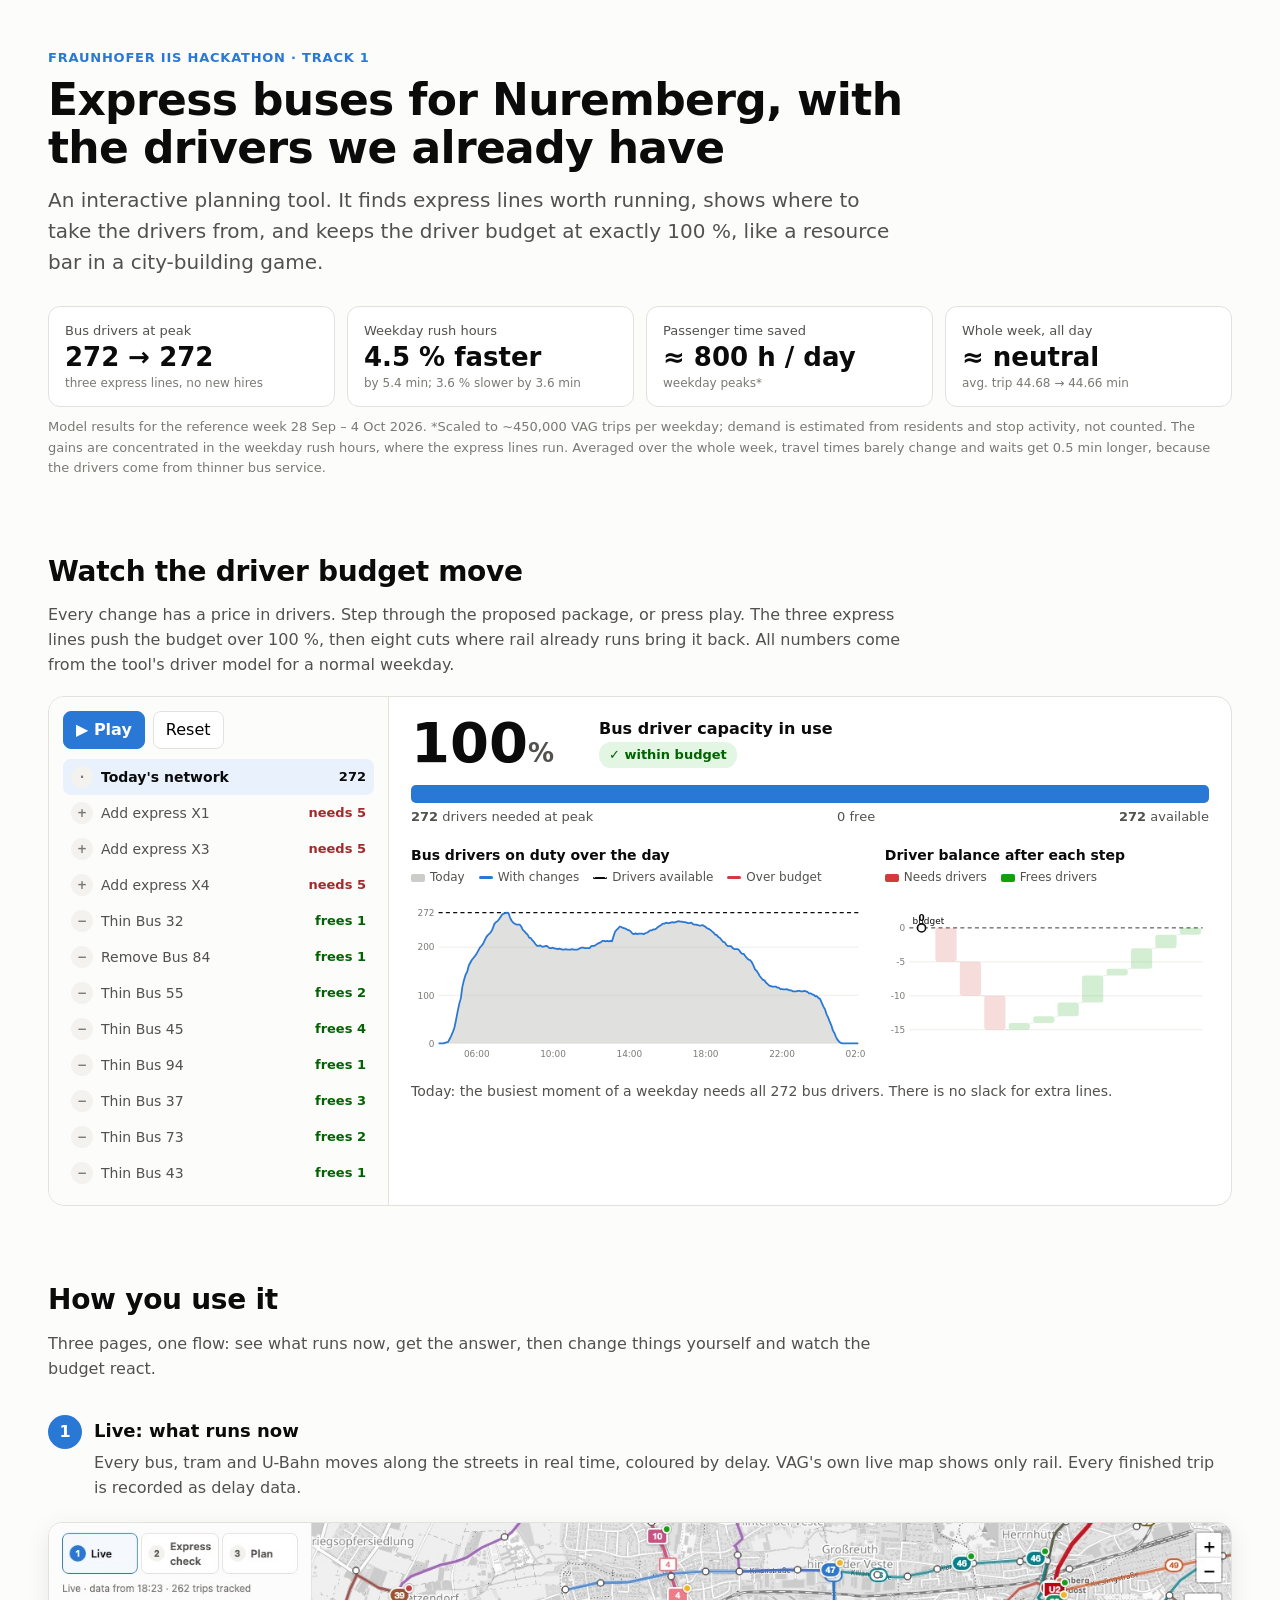
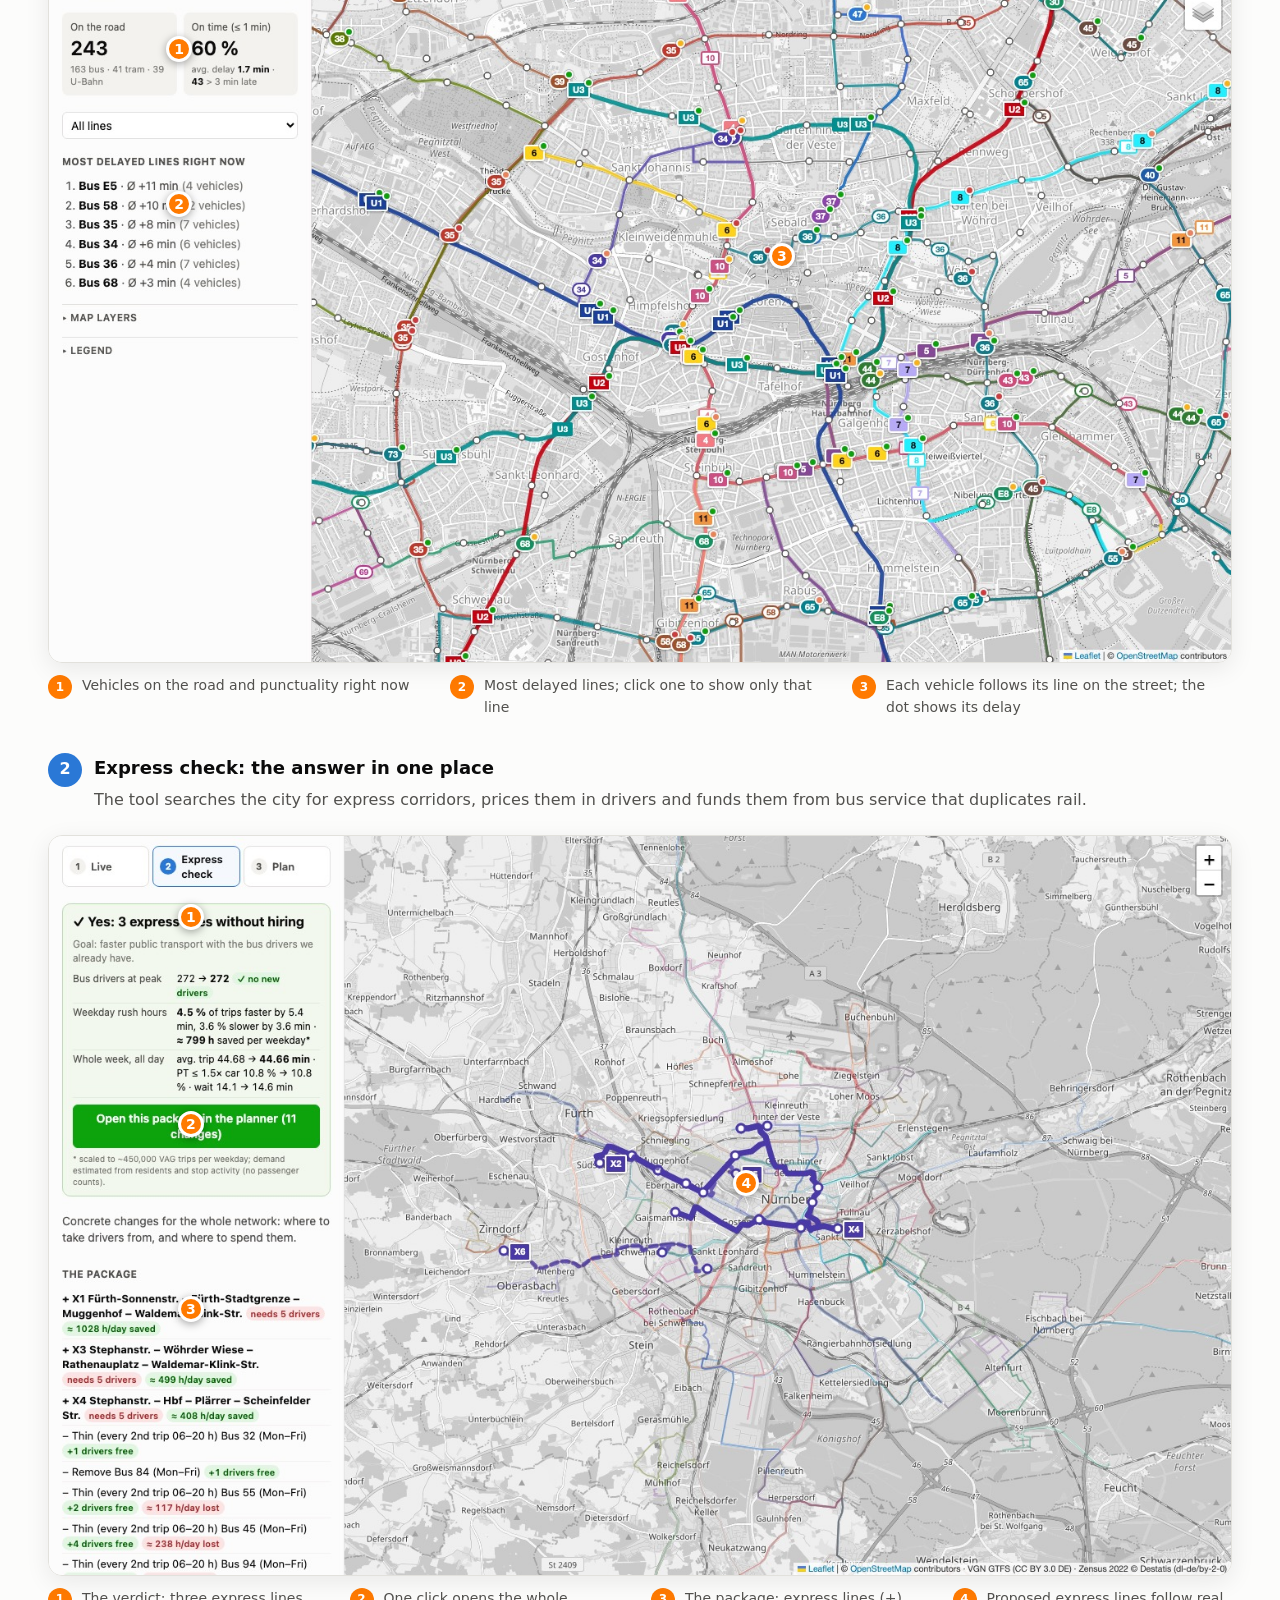
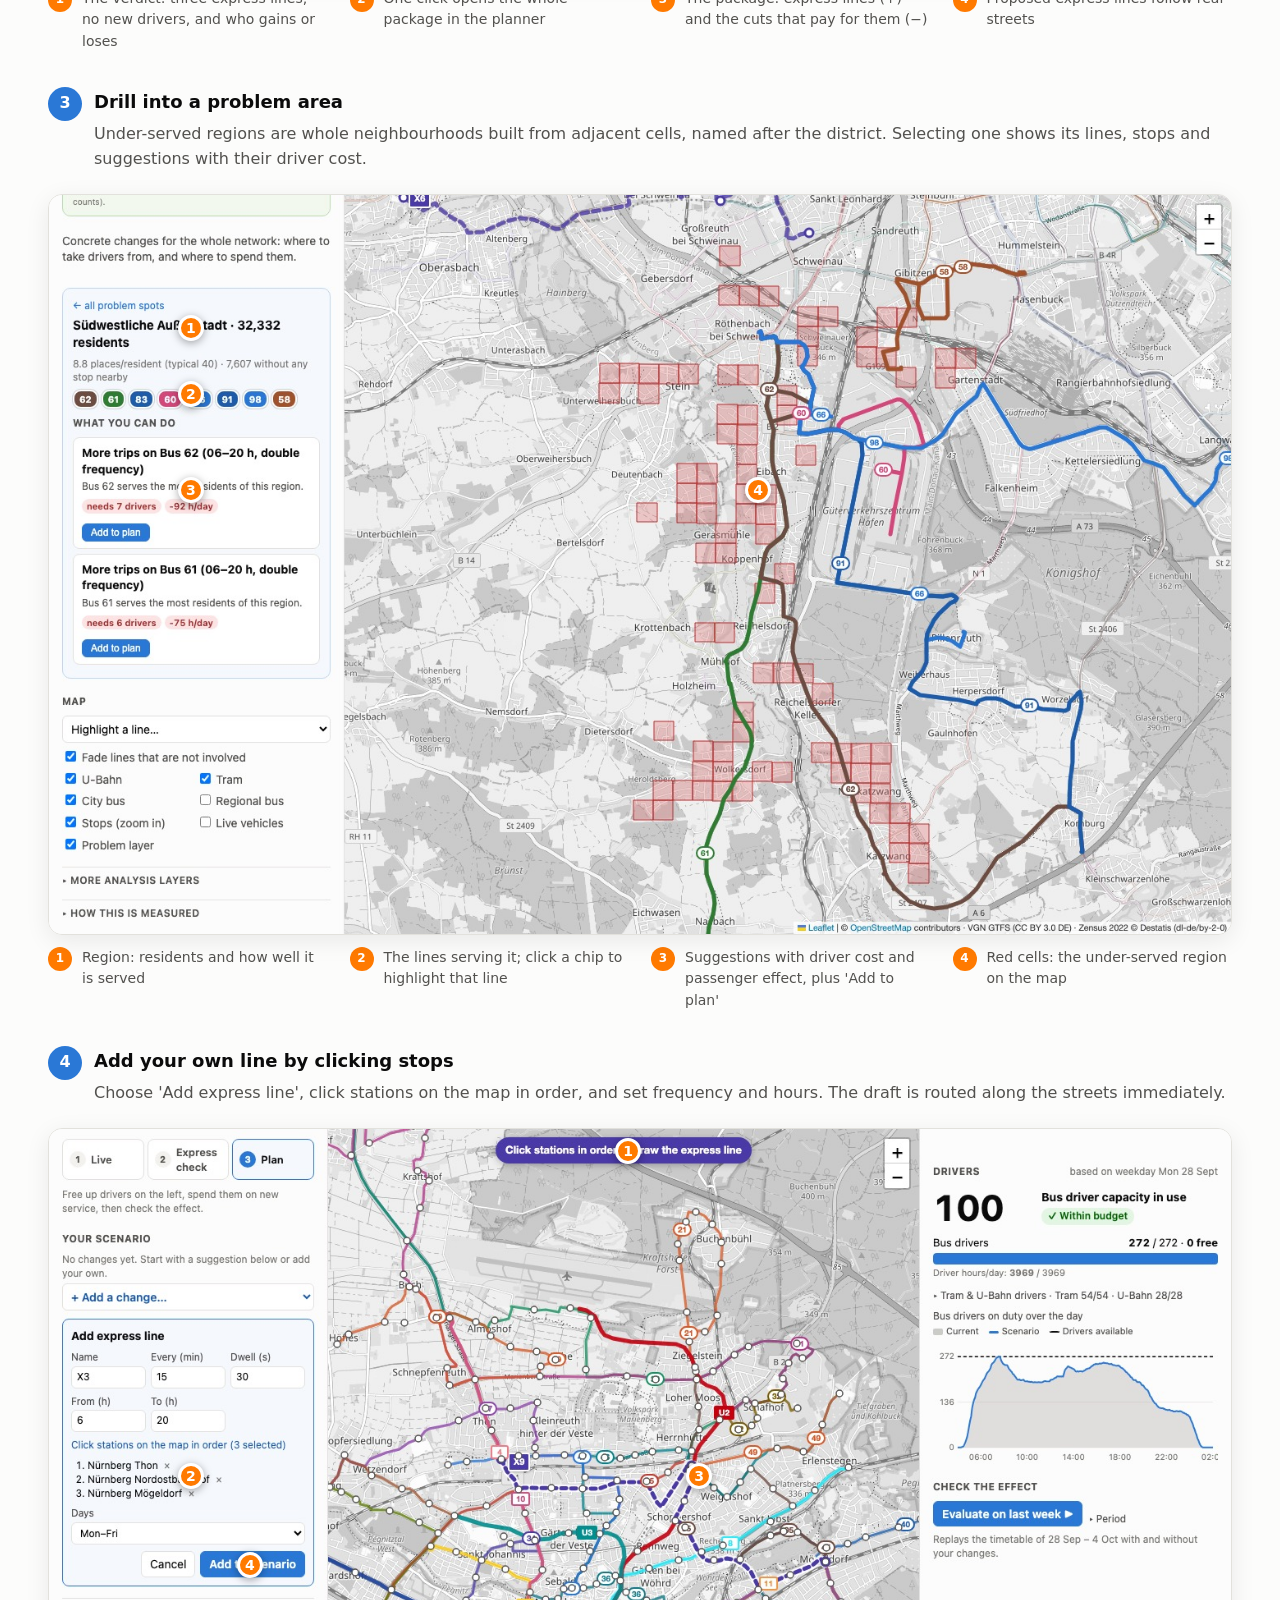
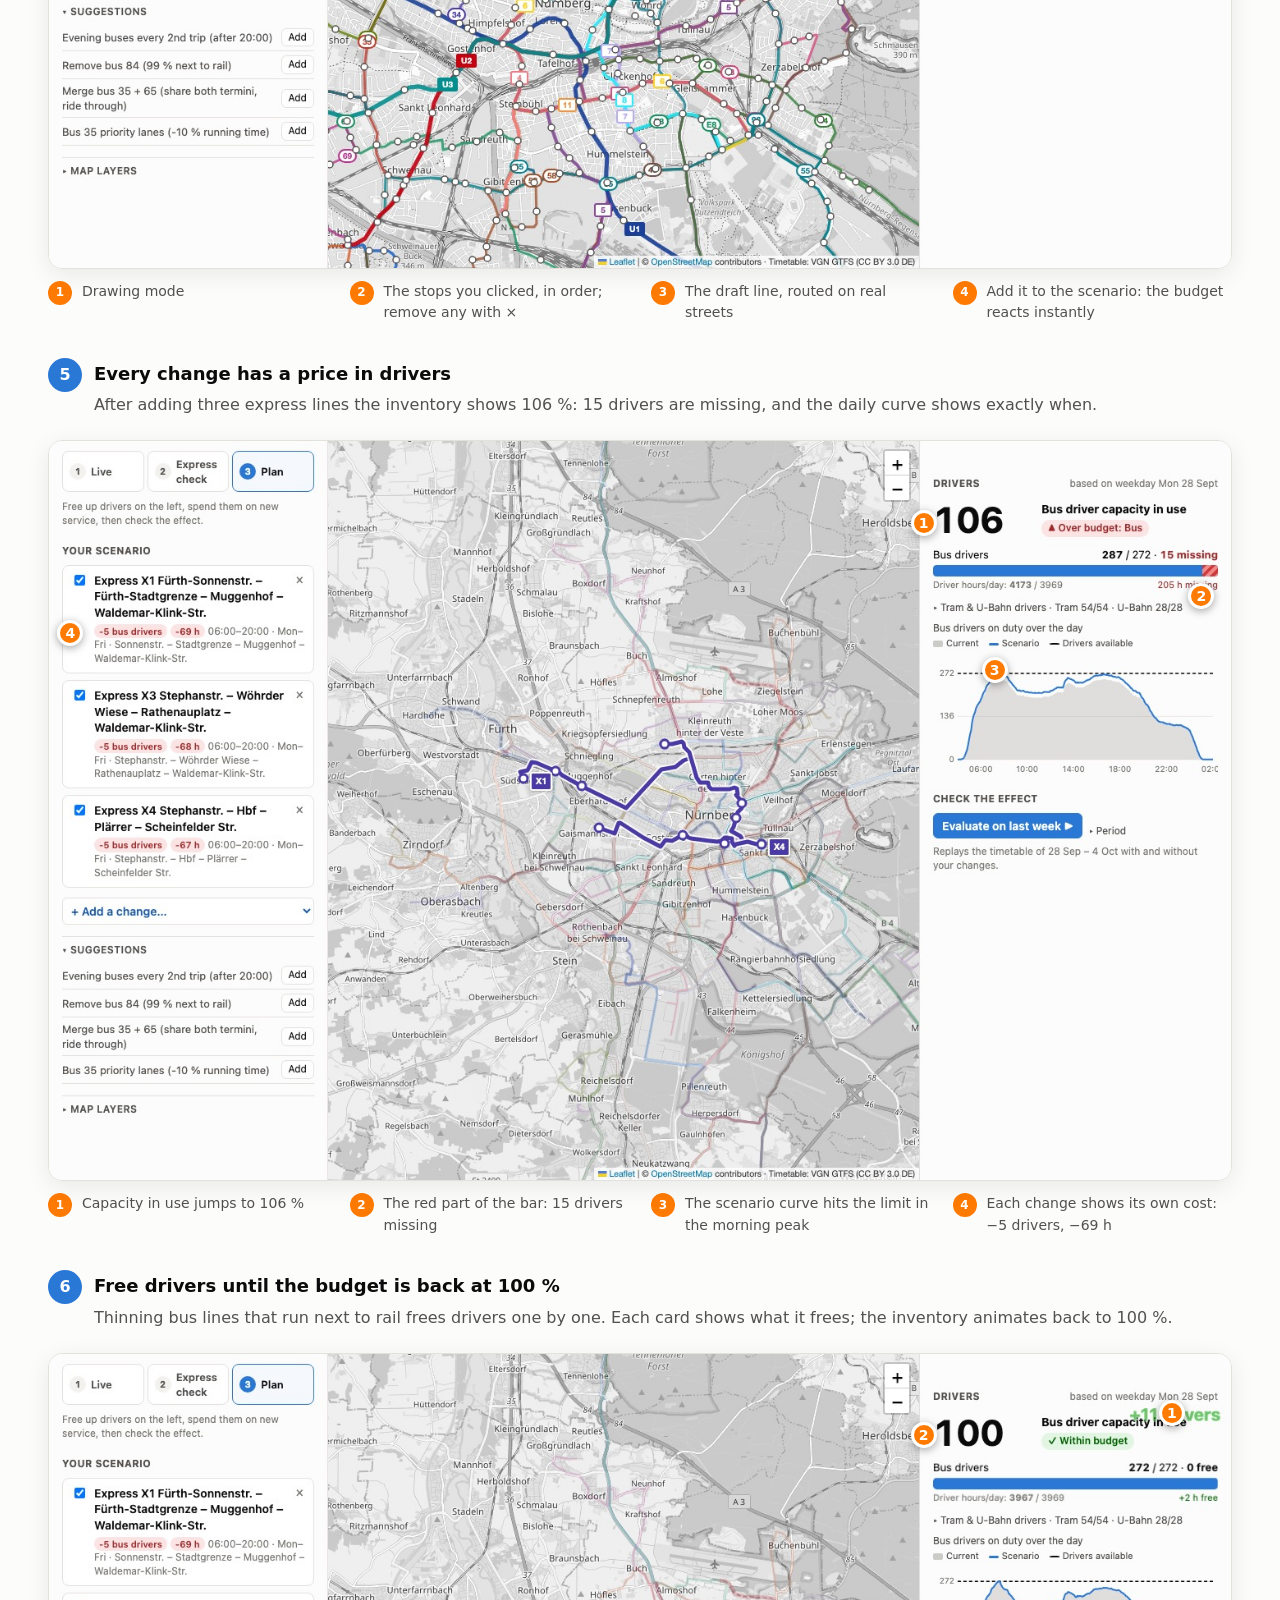
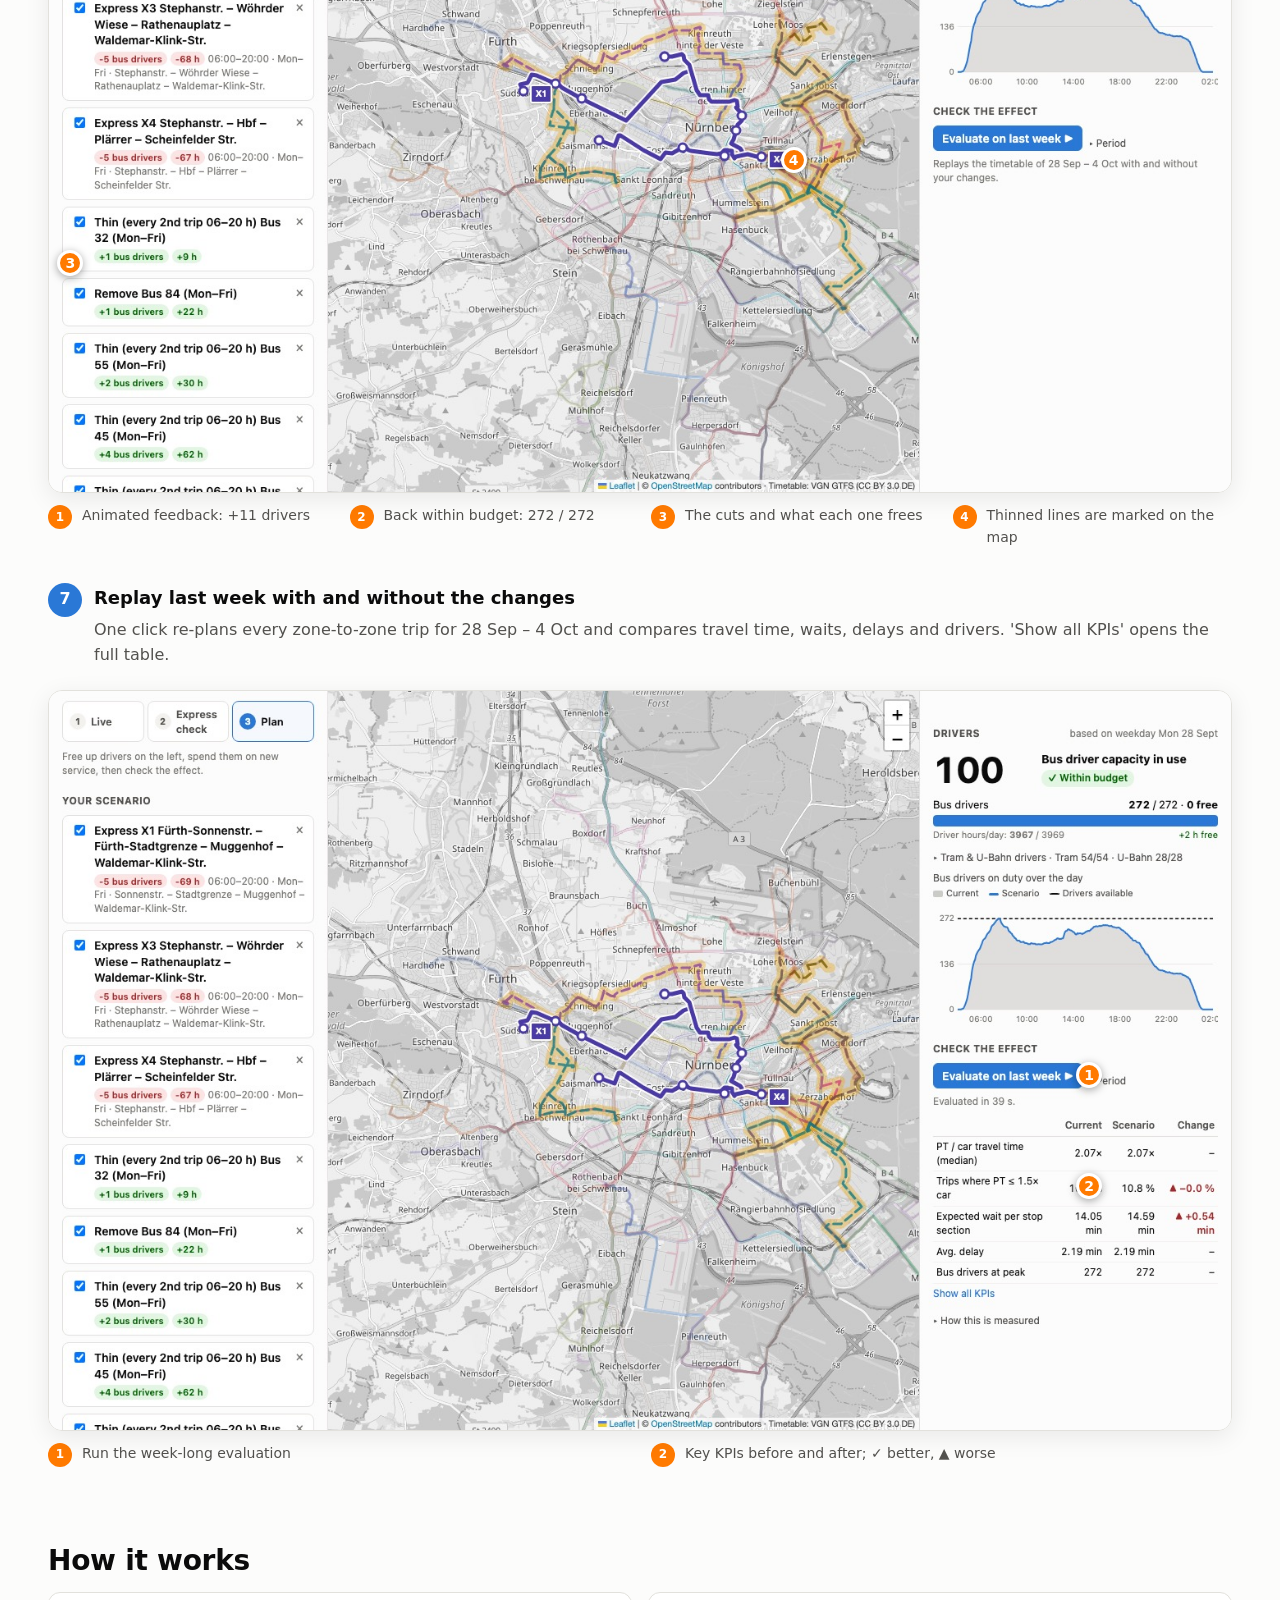
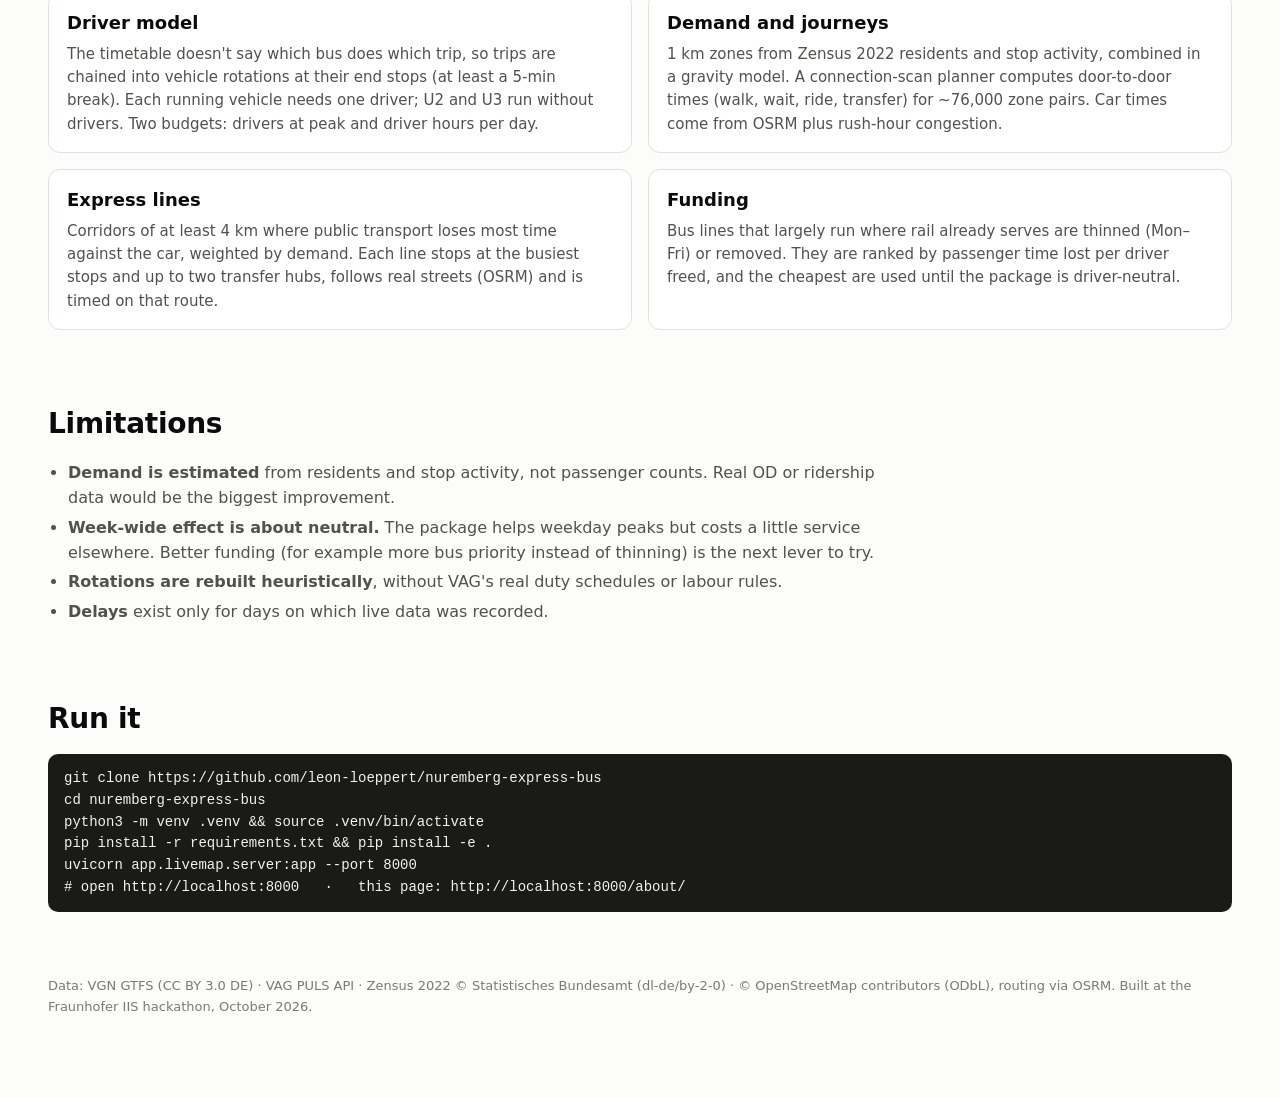
<file: docs/index.html>
<!doctype html>
<html lang="en">
<head>
<meta charset="utf-8" />
<meta name="viewport" content="width=device-width, initial-scale=1" />
<title>Express buses without hiring – Nuremberg</title>
<style>
  :root {
    --surface: #fcfcfb; --surface-2: #f3f2ef; --border: #e2e1dc;
    --text: #0b0b0b; --text-2: #52514e; --muted: #7a7974;
    --accent: #2a78d6; --express: #4a3aa7; --good: #0ca30c; --good-ink: #006300; --bad: #d03b3b; --bad-ink: #a12a2a; --base: #9a9994;
  }
  * { box-sizing: border-box; }
  body { margin: 0; font: 16px/1.55 system-ui, -apple-system, "Segoe UI", sans-serif; color: var(--text); background: var(--surface); }
  main { max-width: 1240px; margin: 0 auto; padding: 48px 28px 80px; }
  .narrow { max-width: 860px; }
  h1 { font-size: 44px; line-height: 1.08; margin: 8px 0 14px; letter-spacing: -.015em; }
  h2 { font-size: 28px; margin: 72px 0 10px; letter-spacing: -.01em; }
  h3 { font-size: 18px; margin: 0 0 6px; }
  p { margin: 0 0 12px; color: var(--text-2); }
  .eyebrow { font-size: 13px; font-weight: 600; text-transform: uppercase; letter-spacing: .06em; color: var(--accent); }
  .lead { font-size: 20px; color: var(--text-2); }
  .tiles { display: grid; grid-template-columns: repeat(4, 1fr); gap: 12px; margin-top: 28px; }
  .tile { background: #fff; border: 1px solid var(--border); border-radius: 12px; padding: 14px 16px; }
  .tile .label { font-size: 13px; color: var(--text-2); }
  .tile .value { font-size: 26px; font-weight: 700; font-variant-numeric: tabular-nums; line-height: 1.25; }
  .tile .sub { font-size: 12px; color: var(--muted); }
  .note { font-size: 13px; color: var(--muted); }

  /* budget explorer */
  .explorer { display: grid; grid-template-columns: 340px 1fr; gap: 0; background: #fff; border: 1px solid var(--border); border-radius: 16px; overflow: hidden; margin-top: 18px; }
  .steps-col { border-right: 1px solid var(--border); padding: 14px; background: var(--surface); }
  .steps-col .controls { display: flex; gap: 8px; margin-bottom: 10px; }
  button { font: inherit; cursor: pointer; border: 1px solid var(--border); background: #fff; border-radius: 8px; padding: 6px 12px; }
  button.primary { background: var(--accent); border-color: var(--accent); color: #fff; font-weight: 600; }
  .steplist { list-style: none; margin: 0; padding: 0; }
  .steplist li { display: grid; grid-template-columns: 22px 1fr auto; gap: 8px; align-items: center; padding: 7px 8px; border-radius: 8px; cursor: pointer; font-size: 14px; color: var(--text-2); }
  .steplist li:hover { background: var(--surface-2); }
  .steplist li.done { color: var(--text); }
  .steplist li.current { background: #e8f1fc; color: var(--text); font-weight: 600; }
  .steplist .ic { width: 22px; height: 22px; border-radius: 50%; display: grid; place-items: center; font-size: 12px; font-weight: 700; background: var(--surface-2); color: var(--muted); }
  .steplist li.done .ic.x { background: var(--express); color: #fff; }
  .steplist li.done .ic.c { background: var(--good); color: #fff; }
  .steplist .d { font-variant-numeric: tabular-nums; font-size: 13px; font-weight: 600; }
  .d.cost { color: var(--bad-ink); } .d.gain { color: var(--good-ink); }
  .viz { padding: 18px 22px; }
  .gauge { display: flex; align-items: center; gap: 18px; }
  .gauge .pct { font-size: 56px; font-weight: 800; font-variant-numeric: tabular-nums; line-height: 1; min-width: 170px; }
  .gauge .pct small { font-size: 26px; color: var(--text-2); }
  .status { display: inline-block; font-size: 13px; font-weight: 700; padding: 3px 10px; border-radius: 12px; }
  .status.good { background: #e3f5e3; color: var(--good-ink); } .status.bad { background: #fbe4e4; color: var(--bad-ink); }
  .bar { position: relative; height: 18px; background: var(--surface-2); border-radius: 5px; margin: 14px 0 4px; overflow: hidden; }
  .bar .used { position: absolute; inset: 0 auto 0 0; background: var(--accent); transition: width .5s cubic-bezier(.2,.8,.2,1); }
  .bar .over { position: absolute; inset: 0 0 0 auto; background: repeating-linear-gradient(135deg, var(--bad) 0 5px, #ef8a8a 5px 10px); transition: width .5s cubic-bezier(.2,.8,.2,1); }
  .barlabels { display: flex; justify-content: space-between; font-size: 13px; color: var(--text-2); font-variant-numeric: tabular-nums; }
  .charts { display: grid; grid-template-columns: 1.4fr 1fr; gap: 20px; margin-top: 18px; }
  .chart h4 { margin: 0 0 2px; font-size: 14px; }
  .chart .legend { display: flex; gap: 14px; font-size: 12px; color: var(--text-2); margin-bottom: 4px; flex-wrap: wrap; }
  .sw { display: inline-block; width: 14px; height: 3px; vertical-align: middle; margin-right: 5px; border-radius: 2px; }
  svg text { font-family: inherit; }
  .tip { position: absolute; pointer-events: none; background: #fff; border: 1px solid var(--border); border-radius: 6px; padding: 4px 8px; font-size: 12px; box-shadow: 0 2px 8px rgba(0,0,0,.12); white-space: nowrap; }
  .chart { position: relative; }
  .caption { font-size: 14px; color: var(--text-2); margin-top: 12px; min-height: 44px; }

  /* walkthrough */
  .shot { margin: 34px 0 0; }
  .shot .head { display: flex; gap: 12px; align-items: baseline; margin-bottom: 10px; }
  .shot .num { flex: none; display: grid; place-items: center; width: 34px; height: 34px; border-radius: 50%; background: var(--accent); color: #fff; font-weight: 800; }
  .shot .frame { position: relative; border-radius: 14px; overflow: hidden; border: 1px solid var(--border); box-shadow: 0 6px 24px rgba(0,0,0,.08); }
  .shot img { display: block; width: 100%; }
  .pin { position: absolute; transform: translate(-50%, -50%); width: 26px; height: 26px; border-radius: 50%; background: #ff7a00; color: #fff; font-weight: 800; font-size: 14px; display: grid; place-items: center; border: 3px solid #fff; box-shadow: 0 2px 8px rgba(0,0,0,.35); }
  .pins { display: grid; grid-template-columns: repeat(auto-fit, minmax(240px, 1fr)); gap: 10px 22px; margin-top: 12px; padding: 0; list-style: none; }
  .pins li { display: grid; grid-template-columns: 26px 1fr; gap: 8px; font-size: 14px; color: var(--text-2); }
  .pins li b.k { display: grid; place-items: center; width: 24px; height: 24px; border-radius: 50%; background: #ff7a00; color: #fff; font-size: 12px; }
  .pair { display: grid; grid-template-columns: 1fr 1fr; gap: 16px; }
  .pair figure { margin: 0; }
  .pair figcaption { font-size: 14px; color: var(--text-2); margin-top: 6px; }

  .grid2 { display: grid; grid-template-columns: 1fr 1fr; gap: 16px; }
  .card { background: #fff; border: 1px solid var(--border); border-radius: 12px; padding: 16px 18px; }
  .card p { font-size: 15px; margin: 0; }
  ul.clean { padding-left: 20px; color: var(--text-2); }
  ul.clean li { margin: 5px 0; }
  pre { background: #1a1a19; color: #f3f2ef; padding: 14px 16px; border-radius: 10px; overflow-x: auto; font-size: 14px; }
  footer { margin-top: 64px; font-size: 13px; color: var(--muted); }
  @media (max-width: 900px) { .explorer, .charts, .pair, .grid2, .tiles { grid-template-columns: 1fr; } h1 { font-size: 32px; } }
</style>
</head>
<body>
<main>
  <div class="narrow">
    <div class="eyebrow">Fraunhofer IIS Hackathon · Track 1</div>
    <h1>Express buses for Nuremberg, with the drivers we already have</h1>
    <p class="lead">An interactive planning tool. It finds express lines worth running, shows where to take the drivers from, and keeps the driver budget at exactly 100 %, like a resource bar in a city-building game.</p>
  </div>
  <div class="tiles">
    <div class="tile"><div class="label">Bus drivers at peak</div><div class="value">272 → 272</div><div class="sub">three express lines, no new hires</div></div>
    <div class="tile"><div class="label">Weekday rush hours</div><div class="value">4.5 % faster</div><div class="sub">by 5.4 min; 3.6 % slower by 3.6 min</div></div>
    <div class="tile"><div class="label">Passenger time saved</div><div class="value">≈ 800 h / day</div><div class="sub">weekday peaks*</div></div>
    <div class="tile"><div class="label">Whole week, all day</div><div class="value">≈ neutral</div><div class="sub">avg. trip 44.68 → 44.66 min</div></div>
  </div>
  <p class="note" style="margin-top:10px">Model results for the reference week 28 Sep – 4 Oct 2026. *Scaled to ~450,000 VAG trips per weekday; demand is estimated from residents and stop activity, not counted.
    The gains are concentrated in the weekday rush hours, where the express lines run. Averaged over the whole week, travel times barely change and waits get 0.5 min longer, because the drivers come from thinner bus service.</p>

  <h2>Watch the driver budget move</h2>
  <p class="narrow">Every change has a price in drivers. Step through the proposed package, or press play. The three express lines push the budget over 100 %, then eight cuts where rail already runs bring it back. All numbers come from the tool's driver model for a normal weekday.</p>
  <div class="explorer">
    <div class="steps-col">
      <div class="controls"><button class="primary" id="play">▶ Play</button><button id="reset">Reset</button></div>
      <ol class="steplist" id="steplist"></ol>
    </div>
    <div class="viz">
      <div class="gauge">
        <div class="pct"><span id="g-pct">100</span><small>%</small></div>
        <div><div style="font-weight:700">Bus driver capacity in use</div><span id="g-status" class="status good">✓ within budget</span></div>
      </div>
      <div class="bar"><div class="used" id="g-used"></div><div class="over" id="g-over"></div></div>
      <div class="barlabels"><span><b id="g-need">272</b> drivers needed at peak</span><span id="g-free">0 free</span><span><b id="g-cap">272</b> available</span></div>
      <div class="charts">
        <div class="chart">
          <h4>Bus drivers on duty over the day</h4>
          <div class="legend"><span><i class="sw" style="background:var(--base);height:8px;opacity:.5"></i>Today</span><span><i class="sw" style="background:var(--accent)"></i>With changes</span><span><i class="sw" style="border-top:2px dashed #0b0b0b;height:0"></i>Drivers available</span><span><i class="sw" style="background:var(--bad)"></i>Over budget</span></div>
          <div id="profile"></div>
        </div>
        <div class="chart">
          <h4>Driver balance after each step</h4>
          <div class="legend"><span><i class="sw" style="background:var(--bad);height:8px"></i>Needs drivers</span><span><i class="sw" style="background:var(--good);height:8px"></i>Frees drivers</span></div>
          <div id="balance"></div>
        </div>
      </div>
      <p class="caption" id="caption"></p>
    </div>
  </div>

  <h2>How you use it</h2>
  <p class="narrow">Three pages, one flow: see what runs now, get the answer, then change things yourself and watch the budget react.</p>
  
  <section class="shot">
    <div class="head"><span class="num">1</span><div><h3>Live: what runs now</h3><p>Every bus, tram and U-Bahn moves along the streets in real time, coloured by delay. VAG&#x27;s own live map shows only rail. Every finished trip is recorded as delay data.</p></div></div>
    <div class="frame"><img src="img/01-live.jpg" alt="Live: what runs now" loading="lazy" /><span class="pin" style="left:11%;top:17%">1</span><span class="pin" style="left:11%;top:38%">2</span><span class="pin" style="left:62%;top:45%">3</span></div>
    <ul class="pins"><li><b class="k">1</b><span>Vehicles on the road and punctuality right now</span></li><li><b class="k">2</b><span>Most delayed lines; click one to show only that line</span></li><li><b class="k">3</b><span>Each vehicle follows its line on the street; the dot shows its delay</span></li></ul>
  </section>
  <section class="shot">
    <div class="head"><span class="num">2</span><div><h3>Express check: the answer in one place</h3><p>The tool searches the city for express corridors, prices them in drivers and funds them from bus service that duplicates rail.</p></div></div>
    <div class="frame"><img src="img/02-express-check.jpg" alt="Express check: the answer in one place" loading="lazy" /><span class="pin" style="left:12%;top:11%">1</span><span class="pin" style="left:12%;top:39%">2</span><span class="pin" style="left:12%;top:64%">3</span><span class="pin" style="left:59%;top:47%">4</span></div>
    <ul class="pins"><li><b class="k">1</b><span>The verdict: three express lines, no new drivers, and who gains or loses</span></li><li><b class="k">2</b><span>One click opens the whole package in the planner</span></li><li><b class="k">3</b><span>The package: express lines (+) and the cuts that pay for them (−)</span></li><li><b class="k">4</b><span>Proposed express lines follow real streets</span></li></ul>
  </section>
  <section class="shot">
    <div class="head"><span class="num">3</span><div><h3>Drill into a problem area</h3><p>Under-served regions are whole neighbourhoods built from adjacent cells, named after the district. Selecting one shows its lines, stops and suggestions with their driver cost.</p></div></div>
    <div class="frame"><img src="img/03-region.jpg" alt="Drill into a problem area" loading="lazy" /><span class="pin" style="left:12%;top:18%">1</span><span class="pin" style="left:12%;top:27%">2</span><span class="pin" style="left:12%;top:40%">3</span><span class="pin" style="left:60%;top:40%">4</span></div>
    <ul class="pins"><li><b class="k">1</b><span>Region: residents and how well it is served</span></li><li><b class="k">2</b><span>The lines serving it; click a chip to highlight that line</span></li><li><b class="k">3</b><span>Suggestions with driver cost and passenger effect, plus &#x27;Add to plan&#x27;</span></li><li><b class="k">4</b><span>Red cells: the under-served region on the map</span></li></ul>
  </section>
  <section class="shot">
    <div class="head"><span class="num">4</span><div><h3>Add your own line by clicking stops</h3><p>Choose &#x27;Add express line&#x27;, click stations on the map in order, and set frequency and hours. The draft is routed along the streets immediately.</p></div></div>
    <div class="frame"><img src="img/05-draw.jpg" alt="Add your own line by clicking stops" loading="lazy" /><span class="pin" style="left:49%;top:3%">1</span><span class="pin" style="left:12%;top:47%">2</span><span class="pin" style="left:55%;top:47%">3</span><span class="pin" style="left:17%;top:59%">4</span></div>
    <ul class="pins"><li><b class="k">1</b><span>Drawing mode</span></li><li><b class="k">2</b><span>The stops you clicked, in order; remove any with ×</span></li><li><b class="k">3</b><span>The draft line, routed on real streets</span></li><li><b class="k">4</b><span>Add it to the scenario: the budget reacts instantly</span></li></ul>
  </section>
  <section class="shot">
    <div class="head"><span class="num">5</span><div><h3>Every change has a price in drivers</h3><p>After adding three express lines the inventory shows 106 %: 15 drivers are missing, and the daily curve shows exactly when.</p></div></div>
    <div class="frame"><img src="img/06-over-budget.jpg" alt="Every change has a price in drivers" loading="lazy" /><span class="pin" style="left:74%;top:11%">1</span><span class="pin" style="left:97.5%;top:21%">2</span><span class="pin" style="left:80%;top:31%">3</span><span class="pin" style="left:1.8%;top:26%">4</span></div>
    <ul class="pins"><li><b class="k">1</b><span>Capacity in use jumps to 106 %</span></li><li><b class="k">2</b><span>The red part of the bar: 15 drivers missing</span></li><li><b class="k">3</b><span>The scenario curve hits the limit in the morning peak</span></li><li><b class="k">4</b><span>Each change shows its own cost: −5 drivers, −69 h</span></li></ul>
  </section>
  <section class="shot">
    <div class="head"><span class="num">6</span><div><h3>Free drivers until the budget is back at 100 %</h3><p>Thinning bus lines that run next to rail frees drivers one by one. Each card shows what it frees; the inventory animates back to 100 %.</p></div></div>
    <div class="frame"><img src="img/07-balanced.jpg" alt="Free drivers until the budget is back at 100 %" loading="lazy" /><span class="pin" style="left:95%;top:8%">1</span><span class="pin" style="left:74%;top:11%">2</span><span class="pin" style="left:1.8%;top:69%">3</span><span class="pin" style="left:63%;top:55%">4</span></div>
    <ul class="pins"><li><b class="k">1</b><span>Animated feedback: +11 drivers</span></li><li><b class="k">2</b><span>Back within budget: 272 / 272</span></li><li><b class="k">3</b><span>The cuts and what each one frees</span></li><li><b class="k">4</b><span>Thinned lines are marked on the map</span></li></ul>
  </section>
  <section class="shot">
    <div class="head"><span class="num">7</span><div><h3>Replay last week with and without the changes</h3><p>One click re-plans every zone-to-zone trip for 28 Sep – 4 Oct and compares travel time, waits, delays and drivers. &#x27;Show all KPIs&#x27; opens the full table.</p></div></div>
    <div class="frame"><img src="img/08-evaluation.jpg" alt="Replay last week with and without the changes" loading="lazy" /><span class="pin" style="left:88%;top:52%">1</span><span class="pin" style="left:88%;top:67%">2</span></div>
    <ul class="pins"><li><b class="k">1</b><span>Run the week-long evaluation</span></li><li><b class="k">2</b><span>Key KPIs before and after; ✓ better, ▲ worse</span></li></ul>
  </section>

  <h2>How it works</h2>
  <div class="grid2">
    <div class="card"><h3>Driver model</h3><p>The timetable doesn't say which bus does which trip, so trips are chained into vehicle rotations at their end stops (at least a 5-min break). Each running vehicle needs one driver; U2 and U3 run without drivers. Two budgets: drivers at peak and driver hours per day.</p></div>
    <div class="card"><h3>Demand and journeys</h3><p>1 km zones from Zensus 2022 residents and stop activity, combined in a gravity model. A connection-scan planner computes door-to-door times (walk, wait, ride, transfer) for ~76,000 zone pairs. Car times come from OSRM plus rush-hour congestion.</p></div>
    <div class="card"><h3>Express lines</h3><p>Corridors of at least 4 km where public transport loses most time against the car, weighted by demand. Each line stops at the busiest stops and up to two transfer hubs, follows real streets (OSRM) and is timed on that route.</p></div>
    <div class="card"><h3>Funding</h3><p>Bus lines that largely run where rail already serves are thinned (Mon–Fri) or removed. They are ranked by passenger time lost per driver freed, and the cheapest are used until the package is driver-neutral.</p></div>
  </div>

  <h2>Limitations</h2>
  <ul class="clean narrow">
    <li><b>Demand is estimated</b> from residents and stop activity, not passenger counts. Real OD or ridership data would be the biggest improvement.</li>
    <li><b>Week-wide effect is about neutral.</b> The package helps weekday peaks but costs a little service elsewhere. Better funding (for example more bus priority instead of thinning) is the next lever to try.</li>
    <li><b>Rotations are rebuilt heuristically</b>, without VAG's real duty schedules or labour rules.</li>
    <li><b>Delays</b> exist only for days on which live data was recorded.</li>
  </ul>

  <h2>Run it</h2>
<pre>git clone https://github.com/leon-loeppert/nuremberg-express-bus
cd nuremberg-express-bus
python3 -m venv .venv && source .venv/bin/activate
pip install -r requirements.txt && pip install -e .
uvicorn app.livemap.server:app --port 8000
# open http://localhost:8000   ·   this page: http://localhost:8000/about/</pre>

  <footer>Data: VGN GTFS (CC BY 3.0 DE) · VAG PULS API · Zensus 2022 © Statistisches Bundesamt (dl-de/by-2-0) · © OpenStreetMap contributors (ODbL), routing via OSRM. Built at the Fraunhofer IIS hackathon, October 2026.</footer>
</main>

<script>
const D = {"states": [{"peak": 272, "hours": 3968.6, "profile": [0, 0, 0, 0, 0, 0, 0, 0, 0, 0, 0, 0, 0, 0, 0, 0, 1, 2, 3, 9, 16, 24, 33, 49, 66, 82, 94, 118, 132, 143, 149, 162, 168, 174, 178, 182, 187, 193, 199, 203, 207, 214, 221, 225, 228, 232, 238, 248, 252, 254, 258, 263, 268, 270, 271, 272, 271, 261, 255, 251, 249, 247, 247, 247, 243, 236, 233, 229, 226, 220, 219, 214, 211, 206, 203, 203, 204, 201, 201, 202, 203, 200, 198, 198, 199, 197, 197, 196, 197, 196, 195, 195, 196, 195, 195, 195, 196, 195, 195, 195, 196, 198, 199, 199, 198, 198, 198, 198, 202, 203, 203, 205, 207, 209, 210, 213, 213, 212, 213, 212, 213, 212, 222, 232, 236, 239, 243, 242, 240, 239, 238, 236, 235, 232, 228, 227, 229, 227, 228, 228, 228, 227, 229, 230, 232, 235, 235, 237, 237, 239, 242, 244, 246, 249, 249, 251, 250, 250, 251, 252, 251, 252, 253, 254, 253, 253, 252, 252, 251, 250, 250, 251, 248, 247, 247, 246, 245, 245, 246, 244, 242, 239, 238, 236, 233, 230, 226, 225, 221, 219, 215, 211, 210, 205, 202, 202, 202, 198, 196, 196, 196, 194, 189, 186, 186, 181, 177, 174, 173, 169, 162, 154, 151, 146, 140, 136, 132, 131, 126, 123, 120, 119, 118, 118, 118, 116, 116, 113, 113, 112, 112, 113, 111, 110, 110, 108, 108, 108, 109, 109, 108, 108, 109, 108, 107, 104, 104, 102, 101, 98, 98, 94, 92, 84, 77, 71, 61, 54, 45, 38, 27, 21, 13, 7, 3, 1, 0, 0, 0, 0, 0, 0, 0, 0, 0, 0, 0, 0, 0, 0, 0, 0, 0, 0, 0, 0, 0, 0], "step": null}, {"peak": 277, "hours": 4037.3, "profile": [0, 0, 0, 0, 0, 0, 0, 0, 0, 0, 0, 0, 0, 0, 0, 0, 1, 2, 3, 9, 16, 24, 33, 49, 66, 82, 94, 118, 132, 143, 149, 162, 168, 174, 178, 182, 188, 194, 201, 206, 210, 217, 225, 229, 232, 236, 242, 252, 256, 258, 262, 267, 272, 275, 276, 277, 276, 266, 260, 256, 254, 252, 252, 252, 248, 241, 238, 234, 231, 225, 224, 219, 216, 211, 208, 208, 209, 206, 206, 207, 208, 205, 203, 203, 204, 202, 202, 201, 202, 201, 200, 200, 201, 200, 200, 200, 201, 200, 200, 200, 201, 203, 204, 204, 203, 203, 203, 203, 207, 208, 208, 210, 212, 214, 215, 218, 218, 217, 218, 217, 218, 217, 227, 237, 241, 244, 248, 247, 245, 244, 243, 241, 240, 237, 233, 232, 234, 232, 233, 233, 233, 232, 234, 235, 237, 240, 240, 242, 242, 244, 247, 249, 251, 254, 254, 256, 255, 255, 256, 257, 256, 257, 258, 259, 258, 258, 257, 257, 256, 255, 255, 256, 253, 252, 252, 251, 250, 250, 251, 249, 247, 244, 243, 241, 238, 235, 231, 230, 226, 224, 220, 216, 215, 210, 207, 207, 207, 203, 201, 201, 201, 198, 192, 189, 188, 182, 178, 174, 173, 169, 162, 154, 151, 146, 140, 136, 132, 131, 126, 123, 120, 119, 118, 118, 118, 116, 116, 113, 113, 112, 112, 113, 111, 110, 110, 108, 108, 108, 109, 109, 108, 108, 109, 108, 107, 104, 104, 102, 101, 98, 98, 94, 92, 84, 77, 71, 61, 54, 45, 38, 27, 21, 13, 7, 3, 1, 0, 0, 0, 0, 0, 0, 0, 0, 0, 0, 0, 0, 0, 0, 0, 0, 0, 0, 0, 0, 0, 0], "step": {"kind": "express", "label": "X1", "title": "X1 Fürth-Sonnenstr. – Fürth-Stadtgrenze – Muggenhof – Waldemar-Klink-Str."}}, {"peak": 282, "hours": 4105.8, "profile": [0, 0, 0, 0, 0, 0, 0, 0, 0, 0, 0, 0, 0, 0, 0, 0, 1, 2, 3, 9, 16, 24, 33, 49, 66, 82, 94, 118, 132, 143, 149, 162, 168, 174, 178, 182, 189, 195, 203, 209, 213, 220, 229, 233, 236, 240, 246, 256, 260, 262, 266, 271, 276, 280, 281, 282, 281, 271, 265, 261, 259, 257, 257, 257, 253, 246, 243, 239, 236, 230, 229, 224, 221, 216, 213, 213, 214, 211, 211, 212, 213, 210, 208, 208, 209, 207, 207, 206, 207, 206, 205, 205, 206, 205, 205, 205, 206, 205, 205, 205, 206, 208, 209, 209, 208, 208, 208, 208, 212, 213, 213, 215, 217, 219, 220, 223, 223, 222, 223, 222, 223, 222, 232, 242, 246, 249, 253, 252, 250, 249, 248, 246, 245, 242, 238, 237, 239, 237, 238, 238, 238, 237, 239, 240, 242, 245, 245, 247, 247, 249, 252, 254, 256, 259, 259, 261, 260, 260, 261, 262, 261, 262, 263, 264, 263, 263, 262, 262, 261, 260, 260, 261, 258, 257, 257, 256, 255, 255, 256, 254, 252, 249, 248, 246, 243, 240, 236, 235, 231, 229, 225, 221, 220, 215, 212, 212, 212, 208, 206, 206, 206, 201, 195, 192, 189, 183, 178, 174, 173, 169, 162, 154, 151, 146, 140, 136, 132, 131, 126, 123, 120, 119, 118, 118, 118, 116, 116, 113, 113, 112, 112, 113, 111, 110, 110, 108, 108, 108, 109, 109, 108, 108, 109, 108, 107, 104, 104, 102, 101, 98, 98, 94, 92, 84, 77, 71, 61, 54, 45, 38, 27, 21, 13, 7, 3, 1, 0, 0, 0, 0, 0, 0, 0, 0, 0, 0, 0, 0, 0, 0, 0, 0, 0, 0, 0, 0, 0, 0], "step": {"kind": "express", "label": "X3", "title": "X3 Stephanstr. – Wöhrder Wiese – Rathenauplatz – Waldemar-Klink-Str."}}, {"peak": 287, "hours": 4173.2, "profile": [0, 0, 0, 0, 0, 0, 0, 0, 0, 0, 0, 0, 0, 0, 0, 0, 1, 2, 3, 9, 16, 24, 33, 49, 66, 82, 94, 118, 132, 143, 149, 162, 168, 174, 178, 182, 190, 196, 205, 212, 216, 223, 232, 236, 239, 243, 249, 259, 263, 265, 269, 274, 279, 284, 286, 287, 286, 276, 270, 266, 264, 262, 262, 262, 258, 251, 248, 244, 241, 235, 234, 229, 226, 221, 218, 218, 219, 216, 216, 217, 218, 215, 213, 213, 214, 212, 212, 211, 212, 211, 210, 210, 211, 210, 210, 210, 211, 210, 210, 210, 211, 213, 214, 214, 213, 213, 213, 213, 217, 218, 218, 220, 222, 224, 225, 228, 228, 227, 228, 227, 228, 227, 237, 247, 251, 254, 258, 257, 255, 254, 253, 251, 250, 247, 243, 242, 244, 242, 243, 243, 243, 242, 244, 245, 247, 250, 250, 252, 252, 254, 257, 259, 261, 264, 264, 266, 265, 265, 266, 267, 266, 267, 268, 269, 268, 268, 267, 267, 266, 265, 265, 266, 263, 262, 262, 261, 260, 260, 261, 259, 257, 254, 253, 251, 248, 245, 241, 240, 236, 234, 230, 226, 225, 220, 217, 217, 217, 213, 211, 211, 210, 205, 198, 194, 191, 184, 178, 174, 173, 169, 162, 154, 151, 146, 140, 136, 132, 131, 126, 123, 120, 119, 118, 118, 118, 116, 116, 113, 113, 112, 112, 113, 111, 110, 110, 108, 108, 108, 109, 109, 108, 108, 109, 108, 107, 104, 104, 102, 101, 98, 98, 94, 92, 84, 77, 71, 61, 54, 45, 38, 27, 21, 13, 7, 3, 1, 0, 0, 0, 0, 0, 0, 0, 0, 0, 0, 0, 0, 0, 0, 0, 0, 0, 0, 0, 0, 0, 0], "step": {"kind": "express", "label": "X4", "title": "X4 Stephanstr. – Hbf – Plärrer – Scheinfelder Str."}}, {"peak": 286, "hours": 4164.5, "profile": [0, 0, 0, 0, 0, 0, 0, 0, 0, 0, 0, 0, 0, 0, 0, 0, 1, 2, 3, 9, 16, 24, 33, 49, 66, 82, 94, 118, 132, 143, 149, 162, 168, 174, 178, 182, 190, 196, 205, 212, 216, 222, 231, 235, 238, 242, 248, 258, 262, 264, 268, 273, 278, 283, 285, 286, 285, 275, 269, 265, 262, 261, 261, 261, 257, 250, 247, 243, 240, 234, 233, 228, 226, 221, 218, 218, 219, 216, 216, 217, 218, 215, 213, 213, 214, 212, 212, 211, 212, 211, 210, 210, 211, 210, 210, 210, 211, 210, 210, 210, 211, 213, 214, 214, 213, 212, 212, 212, 216, 217, 218, 220, 222, 224, 225, 228, 228, 227, 228, 227, 227, 226, 236, 246, 250, 253, 257, 256, 254, 253, 252, 250, 249, 246, 242, 241, 243, 241, 242, 242, 242, 241, 243, 244, 246, 249, 249, 251, 251, 253, 256, 258, 260, 263, 263, 265, 264, 264, 265, 266, 265, 266, 267, 268, 267, 267, 266, 266, 265, 264, 264, 265, 262, 261, 261, 260, 259, 259, 260, 258, 256, 253, 252, 250, 247, 245, 241, 240, 236, 234, 230, 226, 225, 220, 217, 217, 217, 213, 211, 211, 210, 205, 198, 194, 191, 184, 178, 174, 173, 169, 162, 154, 151, 146, 140, 136, 132, 131, 126, 123, 120, 119, 118, 118, 118, 116, 116, 113, 113, 112, 112, 113, 111, 110, 110, 108, 108, 108, 109, 109, 108, 108, 109, 108, 107, 104, 104, 102, 101, 98, 98, 94, 92, 84, 77, 71, 61, 54, 45, 38, 27, 21, 13, 7, 3, 1, 0, 0, 0, 0, 0, 0, 0, 0, 0, 0, 0, 0, 0, 0, 0, 0, 0, 0, 0, 0, 0, 0], "step": {"kind": "cut", "label": "Thin Bus 32", "title": "Thin (every 2nd trip 06–20 h) Bus 32 (Mon–Fri)"}}, {"peak": 285, "hours": 4142.7, "profile": [0, 0, 0, 0, 0, 0, 0, 0, 0, 0, 0, 0, 0, 0, 0, 0, 1, 2, 3, 9, 16, 24, 33, 49, 66, 82, 94, 118, 132, 143, 149, 162, 168, 174, 178, 182, 190, 196, 205, 212, 216, 222, 231, 235, 238, 242, 248, 258, 262, 264, 268, 273, 277, 282, 284, 285, 283, 273, 267, 263, 260, 259, 259, 259, 255, 248, 245, 241, 238, 232, 231, 226, 224, 219, 216, 216, 217, 214, 214, 215, 216, 213, 211, 211, 212, 210, 210, 209, 210, 209, 208, 208, 209, 208, 208, 208, 209, 208, 208, 208, 209, 211, 212, 212, 211, 210, 210, 210, 214, 215, 216, 218, 220, 222, 223, 226, 226, 225, 226, 225, 225, 224, 234, 244, 248, 251, 255, 254, 252, 251, 250, 248, 247, 244, 240, 239, 241, 239, 240, 240, 240, 239, 241, 242, 244, 247, 247, 249, 249, 251, 254, 256, 258, 261, 261, 263, 262, 262, 263, 264, 263, 264, 265, 266, 265, 265, 264, 264, 263, 262, 262, 263, 260, 259, 259, 258, 257, 257, 258, 257, 255, 252, 251, 250, 247, 245, 241, 240, 236, 234, 230, 226, 225, 220, 217, 217, 217, 213, 211, 211, 210, 205, 198, 194, 191, 184, 178, 174, 173, 169, 162, 154, 151, 146, 140, 136, 132, 131, 126, 123, 120, 119, 118, 118, 118, 116, 116, 113, 113, 112, 112, 113, 111, 110, 110, 108, 108, 108, 109, 109, 108, 108, 109, 108, 107, 104, 104, 102, 101, 98, 98, 94, 92, 84, 77, 71, 61, 54, 45, 38, 27, 21, 13, 7, 3, 1, 0, 0, 0, 0, 0, 0, 0, 0, 0, 0, 0, 0, 0, 0, 0, 0, 0, 0, 0, 0, 0, 0], "step": {"kind": "cut", "label": "Remove Bus 84", "title": "Remove Bus 84 (Mon–Fri)"}}, {"peak": 283, "hours": 4112.6, "profile": [0, 0, 0, 0, 0, 0, 0, 0, 0, 0, 0, 0, 0, 0, 0, 0, 1, 2, 3, 9, 16, 24, 33, 49, 66, 82, 94, 118, 132, 143, 149, 162, 168, 174, 178, 182, 190, 196, 205, 211, 214, 220, 229, 233, 236, 240, 246, 256, 260, 262, 266, 271, 275, 280, 282, 283, 281, 271, 265, 261, 258, 257, 257, 257, 253, 246, 243, 239, 236, 230, 228, 223, 222, 217, 214, 214, 215, 212, 212, 213, 214, 211, 209, 209, 210, 208, 208, 207, 208, 207, 206, 206, 207, 206, 206, 206, 207, 206, 206, 206, 207, 209, 210, 210, 209, 208, 208, 208, 212, 213, 214, 216, 218, 220, 221, 224, 224, 223, 224, 223, 223, 222, 232, 241, 245, 248, 252, 252, 250, 249, 248, 246, 245, 242, 238, 237, 239, 237, 238, 238, 238, 237, 239, 240, 242, 245, 245, 247, 247, 249, 252, 254, 256, 259, 259, 261, 260, 260, 261, 262, 261, 262, 263, 264, 263, 263, 262, 262, 261, 260, 260, 261, 258, 257, 257, 256, 255, 255, 256, 255, 253, 250, 249, 248, 245, 243, 239, 238, 234, 232, 228, 224, 223, 218, 215, 215, 215, 211, 209, 209, 208, 203, 196, 192, 189, 182, 176, 172, 171, 167, 160, 153, 150, 145, 139, 135, 131, 130, 126, 123, 120, 119, 118, 118, 118, 116, 116, 113, 113, 112, 112, 113, 111, 110, 110, 108, 108, 108, 109, 109, 108, 108, 109, 108, 107, 104, 104, 102, 101, 98, 98, 94, 92, 84, 77, 71, 61, 54, 45, 38, 27, 21, 13, 7, 3, 1, 0, 0, 0, 0, 0, 0, 0, 0, 0, 0, 0, 0, 0, 0, 0, 0, 0, 0, 0, 0, 0, 0], "step": {"kind": "cut", "label": "Thin Bus 55", "title": "Thin (every 2nd trip 06–20 h) Bus 55 (Mon–Fri)"}}, {"peak": 279, "hours": 4051.0, "profile": [0, 0, 0, 0, 0, 0, 0, 0, 0, 0, 0, 0, 0, 0, 0, 0, 1, 2, 3, 9, 16, 24, 33, 49, 66, 82, 94, 118, 132, 143, 149, 162, 168, 174, 178, 182, 190, 196, 205, 211, 214, 220, 228, 232, 235, 239, 244, 253, 257, 259, 263, 267, 271, 276, 278, 279, 277, 267, 261, 257, 254, 253, 252, 252, 248, 241, 238, 234, 231, 225, 223, 218, 217, 212, 209, 209, 210, 207, 207, 208, 209, 206, 204, 204, 205, 203, 203, 202, 203, 202, 201, 201, 202, 201, 201, 201, 202, 201, 201, 201, 202, 204, 205, 205, 204, 203, 203, 203, 207, 208, 209, 211, 213, 215, 216, 219, 219, 218, 219, 218, 218, 217, 227, 236, 240, 243, 247, 247, 245, 244, 243, 240, 239, 236, 232, 232, 234, 232, 233, 233, 234, 233, 235, 236, 238, 241, 241, 243, 243, 245, 248, 250, 252, 255, 255, 257, 256, 256, 257, 258, 257, 258, 259, 260, 259, 259, 258, 258, 257, 256, 256, 257, 254, 253, 253, 252, 251, 251, 252, 251, 249, 246, 245, 244, 241, 239, 235, 234, 230, 228, 224, 220, 219, 214, 211, 211, 211, 207, 205, 205, 204, 199, 193, 189, 186, 179, 173, 169, 168, 164, 158, 152, 149, 144, 138, 134, 130, 129, 126, 123, 120, 119, 118, 118, 118, 116, 116, 113, 113, 112, 112, 113, 111, 110, 110, 108, 108, 108, 109, 109, 108, 108, 109, 108, 107, 104, 104, 102, 101, 98, 98, 94, 92, 84, 77, 71, 61, 54, 45, 38, 27, 21, 13, 7, 3, 1, 0, 0, 0, 0, 0, 0, 0, 0, 0, 0, 0, 0, 0, 0, 0, 0, 0, 0, 0, 0, 0, 0], "step": {"kind": "cut", "label": "Thin Bus 45", "title": "Thin (every 2nd trip 06–20 h) Bus 45 (Mon–Fri)"}}, {"peak": 278, "hours": 4050.3, "profile": [0, 0, 0, 0, 0, 0, 0, 0, 0, 0, 0, 0, 0, 0, 0, 0, 1, 2, 3, 9, 16, 24, 33, 49, 66, 82, 94, 118, 132, 143, 149, 162, 168, 174, 178, 182, 190, 196, 205, 211, 214, 220, 228, 232, 235, 239, 244, 253, 257, 259, 263, 267, 271, 275, 277, 278, 276, 266, 261, 257, 254, 253, 252, 252, 248, 241, 238, 234, 231, 225, 223, 218, 217, 212, 209, 209, 210, 207, 207, 208, 209, 206, 204, 204, 205, 203, 203, 202, 203, 202, 201, 201, 202, 201, 201, 201, 202, 201, 201, 201, 202, 204, 205, 205, 204, 203, 203, 203, 207, 208, 209, 211, 213, 215, 216, 219, 219, 218, 219, 218, 218, 217, 227, 236, 240, 243, 247, 247, 245, 244, 243, 240, 239, 236, 232, 232, 234, 232, 233, 233, 234, 233, 235, 236, 238, 241, 241, 243, 243, 245, 248, 250, 252, 255, 255, 257, 256, 256, 257, 258, 257, 258, 259, 260, 259, 259, 258, 258, 257, 256, 256, 257, 254, 253, 253, 252, 251, 251, 252, 251, 249, 246, 245, 244, 241, 239, 235, 234, 230, 228, 224, 220, 219, 214, 211, 211, 211, 207, 205, 205, 204, 199, 193, 189, 186, 179, 173, 169, 168, 164, 158, 152, 149, 144, 138, 134, 130, 129, 126, 123, 120, 119, 118, 118, 118, 116, 116, 113, 113, 112, 112, 113, 111, 110, 110, 108, 108, 108, 109, 109, 108, 108, 109, 108, 107, 104, 104, 102, 101, 98, 98, 94, 92, 84, 77, 71, 61, 54, 45, 38, 27, 21, 13, 7, 3, 1, 0, 0, 0, 0, 0, 0, 0, 0, 0, 0, 0, 0, 0, 0, 0, 0, 0, 0, 0, 0, 0, 0], "step": {"kind": "cut", "label": "Thin Bus 94", "title": "Thin (every 2nd trip 06–20 h) Bus 94 (Mon–Fri)"}}, {"peak": 275, "hours": 4017.5, "profile": [0, 0, 0, 0, 0, 0, 0, 0, 0, 0, 0, 0, 0, 0, 0, 0, 1, 2, 3, 9, 16, 24, 33, 49, 66, 82, 94, 118, 132, 143, 149, 162, 168, 174, 178, 182, 190, 196, 205, 211, 214, 219, 226, 230, 233, 237, 242, 251, 255, 257, 261, 265, 269, 272, 274, 275, 273, 264, 259, 255, 252, 251, 250, 250, 246, 238, 236, 232, 229, 223, 220, 215, 214, 209, 207, 207, 208, 205, 205, 206, 207, 204, 202, 202, 203, 201, 201, 200, 201, 200, 199, 199, 200, 199, 199, 199, 200, 199, 199, 199, 200, 202, 203, 203, 202, 201, 201, 201, 205, 206, 207, 209, 211, 213, 214, 217, 217, 215, 216, 215, 215, 215, 225, 234, 238, 240, 244, 244, 242, 241, 240, 237, 236, 233, 229, 229, 231, 229, 230, 230, 231, 230, 232, 233, 235, 238, 238, 240, 240, 242, 245, 247, 249, 252, 252, 254, 253, 253, 254, 255, 254, 255, 256, 257, 256, 257, 256, 256, 255, 254, 254, 255, 252, 251, 251, 250, 249, 249, 250, 249, 247, 244, 242, 241, 238, 236, 233, 232, 228, 225, 221, 217, 216, 211, 209, 209, 209, 205, 203, 203, 202, 197, 191, 187, 184, 178, 172, 168, 167, 163, 157, 151, 148, 143, 138, 134, 130, 129, 126, 123, 120, 119, 118, 118, 118, 116, 116, 113, 113, 112, 112, 113, 111, 110, 110, 108, 108, 108, 109, 109, 108, 108, 109, 108, 107, 104, 104, 102, 101, 98, 98, 94, 92, 84, 77, 71, 61, 54, 45, 38, 27, 21, 13, 7, 3, 1, 0, 0, 0, 0, 0, 0, 0, 0, 0, 0, 0, 0, 0, 0, 0, 0, 0, 0, 0, 0, 0, 0], "step": {"kind": "cut", "label": "Thin Bus 37", "title": "Thin (every 2nd trip 06–20 h) Bus 37 (Mon–Fri)"}}, {"peak": 273, "hours": 3996.3, "profile": [0, 0, 0, 0, 0, 0, 0, 0, 0, 0, 0, 0, 0, 0, 0, 0, 1, 2, 3, 9, 16, 24, 33, 49, 66, 82, 94, 118, 132, 143, 149, 162, 168, 174, 178, 182, 190, 196, 205, 211, 213, 217, 224, 228, 231, 235, 240, 249, 253, 255, 259, 263, 267, 270, 272, 273, 271, 262, 257, 253, 250, 249, 248, 248, 244, 236, 234, 230, 228, 222, 220, 215, 214, 209, 207, 207, 207, 203, 203, 204, 205, 202, 200, 200, 201, 199, 199, 198, 201, 200, 199, 199, 199, 197, 197, 197, 198, 197, 197, 197, 198, 200, 201, 201, 202, 201, 201, 201, 204, 204, 205, 207, 209, 211, 212, 215, 215, 213, 214, 213, 215, 215, 225, 234, 237, 238, 242, 242, 240, 239, 238, 235, 234, 231, 227, 227, 231, 229, 230, 230, 229, 228, 230, 231, 233, 236, 236, 238, 237, 239, 242, 244, 247, 250, 250, 252, 251, 251, 252, 253, 252, 253, 254, 255, 254, 255, 254, 254, 253, 252, 252, 253, 250, 249, 249, 248, 247, 247, 248, 247, 245, 242, 240, 239, 236, 234, 230, 229, 226, 223, 220, 216, 215, 210, 208, 208, 208, 204, 202, 202, 201, 196, 190, 186, 183, 177, 171, 168, 167, 163, 157, 151, 148, 143, 138, 134, 130, 129, 126, 123, 120, 119, 118, 118, 118, 116, 116, 113, 113, 112, 112, 113, 111, 110, 110, 108, 108, 108, 109, 109, 108, 108, 109, 108, 107, 104, 104, 102, 101, 98, 98, 94, 92, 84, 77, 71, 61, 54, 45, 38, 27, 21, 13, 7, 3, 1, 0, 0, 0, 0, 0, 0, 0, 0, 0, 0, 0, 0, 0, 0, 0, 0, 0, 0, 0, 0, 0, 0], "step": {"kind": "cut", "label": "Thin Bus 73", "title": "Thin (every 2nd trip 06–20 h) Bus 73 (Mon–Fri)"}}, {"peak": 272, "hours": 3967.0, "profile": [0, 0, 0, 0, 0, 0, 0, 0, 0, 0, 0, 0, 0, 0, 0, 0, 1, 2, 3, 9, 16, 24, 33, 49, 66, 82, 94, 118, 132, 143, 149, 162, 168, 174, 178, 182, 190, 196, 205, 210, 212, 216, 223, 227, 230, 234, 239, 248, 252, 254, 258, 262, 266, 269, 271, 272, 270, 261, 256, 252, 249, 248, 247, 247, 243, 235, 233, 229, 227, 221, 219, 214, 213, 208, 206, 206, 206, 202, 202, 202, 203, 200, 199, 199, 198, 196, 196, 196, 199, 198, 197, 197, 197, 195, 195, 195, 196, 195, 195, 195, 196, 198, 199, 199, 200, 199, 199, 199, 202, 202, 203, 205, 207, 209, 210, 213, 213, 211, 212, 211, 213, 213, 223, 232, 235, 236, 240, 240, 238, 237, 236, 233, 232, 229, 225, 225, 229, 227, 228, 228, 227, 226, 228, 229, 231, 234, 234, 236, 235, 237, 240, 242, 245, 248, 248, 250, 249, 249, 250, 251, 250, 251, 252, 253, 252, 253, 252, 252, 251, 250, 250, 251, 248, 247, 247, 246, 245, 245, 246, 245, 243, 240, 238, 237, 234, 232, 228, 227, 224, 221, 218, 214, 213, 208, 206, 206, 206, 202, 200, 200, 199, 194, 188, 184, 181, 175, 169, 166, 165, 162, 156, 150, 147, 142, 137, 133, 129, 128, 125, 122, 119, 118, 117, 117, 117, 115, 115, 112, 112, 111, 111, 112, 110, 109, 109, 107, 107, 107, 108, 108, 107, 107, 108, 107, 106, 103, 103, 101, 100, 97, 97, 93, 91, 83, 76, 70, 61, 54, 45, 38, 27, 21, 13, 7, 3, 1, 0, 0, 0, 0, 0, 0, 0, 0, 0, 0, 0, 0, 0, 0, 0, 0, 0, 0, 0, 0, 0, 0], "step": {"kind": "cut", "label": "Thin Bus 43", "title": "Thin (every 2nd trip 06–20 h) Bus 43 (Mon–Fri)"}}], "grid": [3.0, 3.083, 3.167, 3.25, 3.333, 3.417, 3.5, 3.583, 3.667, 3.75, 3.833, 3.917, 4.0, 4.083, 4.167, 4.25, 4.333, 4.417, 4.5, 4.583, 4.667, 4.75, 4.833, 4.917, 5.0, 5.083, 5.167, 5.25, 5.333, 5.417, 5.5, 5.583, 5.667, 5.75, 5.833, 5.917, 6.0, 6.083, 6.167, 6.25, 6.333, 6.417, 6.5, 6.583, 6.667, 6.75, 6.833, 6.917, 7.0, 7.083, 7.167, 7.25, 7.333, 7.417, 7.5, 7.583, 7.667, 7.75, 7.833, 7.917, 8.0, 8.083, 8.167, 8.25, 8.333, 8.417, 8.5, 8.583, 8.667, 8.75, 8.833, 8.917, 9.0, 9.083, 9.167, 9.25, 9.333, 9.417, 9.5, 9.583, 9.667, 9.75, 9.833, 9.917, 10.0, 10.083, 10.167, 10.25, 10.333, 10.417, 10.5, 10.583, 10.667, 10.75, 10.833, 10.917, 11.0, 11.083, 11.167, 11.25, 11.333, 11.417, 11.5, 11.583, 11.667, 11.75, 11.833, 11.917, 12.0, 12.083, 12.167, 12.25, 12.333, 12.417, 12.5, 12.583, 12.667, 12.75, 12.833, 12.917, 13.0, 13.083, 13.167, 13.25, 13.333, 13.417, 13.5, 13.583, 13.667, 13.75, 13.833, 13.917, 14.0, 14.083, 14.167, 14.25, 14.333, 14.417, 14.5, 14.583, 14.667, 14.75, 14.833, 14.917, 15.0, 15.083, 15.167, 15.25, 15.333, 15.417, 15.5, 15.583, 15.667, 15.75, 15.833, 15.917, 16.0, 16.083, 16.167, 16.25, 16.333, 16.417, 16.5, 16.583, 16.667, 16.75, 16.833, 16.917, 17.0, 17.083, 17.167, 17.25, 17.333, 17.417, 17.5, 17.583, 17.667, 17.75, 17.833, 17.917, 18.0, 18.083, 18.167, 18.25, 18.333, 18.417, 18.5, 18.583, 18.667, 18.75, 18.833, 18.917, 19.0, 19.083, 19.167, 19.25, 19.333, 19.417, 19.5, 19.583, 19.667, 19.75, 19.833, 19.917, 20.0, 20.083, 20.167, 20.25, 20.333, 20.417, 20.5, 20.583, 20.667, 20.75, 20.833, 20.917, 21.0, 21.083, 21.167, 21.25, 21.333, 21.417, 21.5, 21.583, 21.667, 21.75, 21.833, 21.917, 22.0, 22.083, 22.167, 22.25, 22.333, 22.417, 22.5, 22.583, 22.667, 22.75, 22.833, 22.917, 23.0, 23.083, 23.167, 23.25, 23.333, 23.417, 23.5, 23.583, 23.667, 23.75, 23.833, 23.917, 24.0, 24.083, 24.167, 24.25, 24.333, 24.417, 24.5, 24.583, 24.667, 24.75, 24.833, 24.917, 25.0, 25.083, 25.167, 25.25, 25.333, 25.417, 25.5, 25.583, 25.667, 25.75, 25.833, 25.917, 26.0, 26.083, 26.167, 26.25, 26.333, 26.417, 26.5, 26.583, 26.667, 26.75, 26.833, 26.917], "capacity": 272, "capacity_hours": 3968.6, "baseline_profile": [0, 0, 0, 0, 0, 0, 0, 0, 0, 0, 0, 0, 0, 0, 0, 0, 1, 2, 3, 9, 16, 24, 33, 49, 66, 82, 94, 118, 132, 143, 149, 162, 168, 174, 178, 182, 187, 193, 199, 203, 207, 214, 221, 225, 228, 232, 238, 248, 252, 254, 258, 263, 268, 270, 271, 272, 271, 261, 255, 251, 249, 247, 247, 247, 243, 236, 233, 229, 226, 220, 219, 214, 211, 206, 203, 203, 204, 201, 201, 202, 203, 200, 198, 198, 199, 197, 197, 196, 197, 196, 195, 195, 196, 195, 195, 195, 196, 195, 195, 195, 196, 198, 199, 199, 198, 198, 198, 198, 202, 203, 203, 205, 207, 209, 210, 213, 213, 212, 213, 212, 213, 212, 222, 232, 236, 239, 243, 242, 240, 239, 238, 236, 235, 232, 228, 227, 229, 227, 228, 228, 228, 227, 229, 230, 232, 235, 235, 237, 237, 239, 242, 244, 246, 249, 249, 251, 250, 250, 251, 252, 251, 252, 253, 254, 253, 253, 252, 252, 251, 250, 250, 251, 248, 247, 247, 246, 245, 245, 246, 244, 242, 239, 238, 236, 233, 230, 226, 225, 221, 219, 215, 211, 210, 205, 202, 202, 202, 198, 196, 196, 196, 194, 189, 186, 186, 181, 177, 174, 173, 169, 162, 154, 151, 146, 140, 136, 132, 131, 126, 123, 120, 119, 118, 118, 118, 116, 116, 113, 113, 112, 112, 113, 111, 110, 110, 108, 108, 108, 109, 109, 108, 108, 109, 108, 107, 104, 104, 102, 101, 98, 98, 94, 92, 84, 77, 71, 61, 54, 45, 38, 27, 21, 13, 7, 3, 1, 0, 0, 0, 0, 0, 0, 0, 0, 0, 0, 0, 0, 0, 0, 0, 0, 0, 0, 0, 0, 0, 0]};
const cap = D.capacity, states = D.states, grid = D.grid;
let cur = 0, timer = null;

const list = document.getElementById("steplist");
list.innerHTML = `<li data-k="0"><span class="ic">·</span><span>Today's network</span><span class="d">${cap}</span></li>` +
  states.slice(1).map((s, i) => {
    const d = s.peak - states[i].peak;
    const x = s.step.kind === "express";
    return `<li data-k="${i + 1}"><span class="ic ${x ? "x" : "c"}">${x ? "+" : "−"}</span><span>${x ? "Add express " : ""}${s.step.label}</span>
      <span class="d ${d > 0 ? "cost" : "gain"}">${d > 0 ? "needs " + d : "frees " + -d}</span></li>`;
  }).join("");
list.querySelectorAll("li").forEach((li) => li.addEventListener("click", () => { stop(); show(+li.dataset.k); }));

function animateNum(el, to) {
  const from = +el.dataset.v || to; el.dataset.v = to; const t0 = performance.now();
  const f = (t) => { const k = Math.min(1, (t - t0) / 450); el.textContent = Math.round(from + (to - from) * (1 - (1 - k) ** 3)); if (k < 1) requestAnimationFrame(f); };
  requestAnimationFrame(f);
}

function show(k) {
  cur = k;
  const s = states[k], need = s.peak, over = need - cap;
  list.querySelectorAll("li").forEach((li) => { const i = +li.dataset.k; li.classList.toggle("done", i <= k && i > 0); li.classList.toggle("current", i === k); });
  animateNum(document.getElementById("g-pct"), Math.round(100 * need / cap));
  animateNum(document.getElementById("g-need"), need);
  document.getElementById("g-cap").textContent = cap;
  document.getElementById("g-free").textContent = over > 0 ? `${over} missing` : over < 0 ? `${-over} free` : "0 free";
  document.getElementById("g-free").style.color = over > 0 ? "var(--bad-ink)" : over < 0 ? "var(--good-ink)" : "";
  const st = document.getElementById("g-status");
  st.className = `status ${over > 0 ? "bad" : "good"}`; st.textContent = over > 0 ? "▲ over budget" : "✓ within budget";
  document.getElementById("g-used").style.width = `${100 * Math.min(need, cap) / cap}%`;
  document.getElementById("g-over").style.width = `${100 * Math.max(0, over) / cap}%`;
  const step = s.step;
  document.getElementById("caption").innerHTML = !step ? "Today: the busiest moment of a weekday needs all 272 bus drivers. There is no slack for extra lines."
    : step.kind === "express" ? `<b>${step.title}</b>: an express bus every 15 min needs ${s.peak - states[k - 1].peak} more drivers at the peak. ${over > 0 ? `Now <b>${over} drivers are missing</b>; the red marks show when.` : ""}`
    : `<b>${step.title}</b> frees ${states[k - 1].peak - s.peak} driver${states[k - 1].peak - s.peak === 1 ? "" : "s"}. ${over > 0 ? `${over} still missing.` : "<b>Back at 100 %: three express lines, no new hires.</b>"}`;
  drawProfile(s.profile); drawBalance(k);
}

function drawProfile(p) {
  const W = 560, H = 210, m = { l: 34, r: 8, t: 10, b: 22 }, h0 = 4, h1 = 26;
  const xs = (h) => m.l + (h - h0) / (h1 - h0) * (W - m.l - m.r);
  const ymax = 300, ymin = 0, ys = (v) => H - m.b - (v - ymin) / (ymax - ymin) * (H - m.t - m.b);
  const idx = grid.map((h, i) => [h, i]).filter(([h]) => h >= h0 && h <= h1);
  const path = (a) => idx.map(([h, i], j) => `${j ? "L" : "M"}${xs(h).toFixed(1)},${ys(a[i]).toFixed(1)}`).join("");
  const area = `${path(D.baseline_profile)}L${xs(idx.at(-1)[0])},${ys(0)}L${xs(idx[0][0])},${ys(0)}Z`;
  let overD = ""; idx.forEach(([h, i]) => { if (p[i] > cap) overD += `M${xs(h)},${ys(cap)}L${xs(h)},${ys(p[i])}`; });
  const ticks = [6, 10, 14, 18, 22, 26].map((h) => `<text x="${xs(h)}" y="${H - 5}" text-anchor="middle">${String(h % 24).padStart(2, "0")}:00</text>`).join("");
  const yt = [0, 100, 200, cap].map((v) => `<text x="${m.l - 5}" y="${ys(v) + 4}" text-anchor="end">${v}</text>${v === cap ? "" : `<line x1="${m.l}" x2="${W - m.r}" y1="${ys(v)}" y2="${ys(v)}" stroke="#eceae5"/>`}`).join("");
  const el = document.getElementById("profile");
  el.innerHTML = `<svg viewBox="0 0 ${W} ${H}" width="100%" font-size="11" fill="#7a7974">${yt}${ticks}
    <path d="${area}" fill="#9a9994" opacity=".3"/>
    <line x1="${m.l}" x2="${W - m.r}" y1="${ys(cap)}" y2="${ys(cap)}" stroke="#0b0b0b" stroke-dasharray="5 4" stroke-width="1.5"/>
    <path d="${path(p)}" fill="none" stroke="#2a78d6" stroke-width="2.2" stroke-linejoin="round"/>
    <path d="${overD}" stroke="#d03b3b" stroke-width="3.5"/>
    <line class="cross" y1="${m.t}" y2="${H - m.b}" stroke="#52514e" visibility="hidden"/>
    <rect x="${m.l}" y="0" width="${W - m.l - m.r}" height="${H}" fill="transparent"/></svg><div class="tip" style="display:none"></div>`;
  const svg = el.querySelector("svg"), tip = el.querySelector(".tip"), cross = el.querySelector(".cross");
  svg.addEventListener("mousemove", (e) => {
    const r = svg.getBoundingClientRect(), x = (e.clientX - r.left) / r.width * W;
    const h = h0 + (x - m.l) / (W - m.l - m.r) * (h1 - h0);
    const [hh, i] = idx.reduce((a, b) => Math.abs(b[0] - h) < Math.abs(a[0] - h) ? b : a);
    cross.setAttribute("x1", xs(hh)); cross.setAttribute("x2", xs(hh)); cross.setAttribute("visibility", "visible");
    tip.style.display = "block"; tip.style.left = `${Math.min(r.width - 130, xs(hh) / W * r.width + 8)}px`; tip.style.top = "20px";
    const t = `${String(Math.floor(hh % 24)).padStart(2, "0")}:${String(Math.round(hh % 1 * 60)).padStart(2, "0")}`;
    tip.innerHTML = `<b>${t}</b><br>Today ${D.baseline_profile[i]} · with changes <b>${p[i]}</b><br>Available ${cap}`;
  });
  svg.addEventListener("mouseleave", () => { tip.style.display = "none"; cross.setAttribute("visibility", "hidden"); });
}

function drawBalance(k) {
  const W = 400, H = 210, m = { l: 30, r: 8, t: 12, b: 22 }, n = states.length;
  const bal = states.map((s) => cap - s.peak);
  const lo = Math.min(...bal) - 2, hi = 4;
  const ys = (v) => m.t + (hi - v) / (hi - lo) * (H - m.t - m.b);
  const bw = (W - m.l - m.r) / n;
  let g = "";
  for (let i = 1; i < n; i++) {
    const a = bal[i - 1], b = bal[i], x = m.l + i * bw + 2, active = i <= k;
    const col = b < a ? "#d03b3b" : "#0ca30c";
    g += `<rect x="${x}" y="${ys(Math.max(a, b))}" width="${bw - 4}" height="${Math.max(2, Math.abs(ys(a) - ys(b)))}" rx="3" fill="${col}" opacity="${active ? 1 : .18}"><title>${states[i].step.label}: ${b < a ? "needs " + (a - b) : "frees " + (b - a)}</title></rect>`;
    if (i < n - 1) g += `<line x1="${x + bw - 4}" x2="${x + bw + 2}" y1="${ys(b)}" y2="${ys(b)}" stroke="#7a7974" opacity="${active ? .7 : .15}"/>`;
  }
  const cur = bal[k];
  const yt = [0, -5, -10, -15].filter((v) => v >= lo).map((v) => `<text x="${m.l - 5}" y="${ys(v) + 4}" text-anchor="end">${v}</text><line x1="${m.l}" x2="${W - m.r}" y1="${ys(v)}" y2="${ys(v)}" stroke="${v === 0 ? "#0b0b0b" : "#eceae5"}" ${v === 0 ? 'stroke-dasharray="5 4"' : ""}/>`).join("");
  document.getElementById("balance").innerHTML = `<svg viewBox="0 0 ${W} ${H}" width="100%" font-size="11" fill="#7a7974">${yt}${g}
    <text x="${m.l + 4}" y="${ys(0) - 5}" fill="#0b0b0b">budget</text>
    <circle cx="${m.l + (k + .5) * bw}" cy="${ys(cur)}" r="5" fill="#fff" stroke="#0b0b0b" stroke-width="2"/>
    <text x="${m.l + (k + .5) * bw}" y="${ys(cur) + (cur < 0 ? 18 : -9)}" text-anchor="middle" fill="#0b0b0b" font-weight="700">${cur > 0 ? "+" : ""}${cur}</text></svg>`;
}

function stop() { clearInterval(timer); timer = null; document.getElementById("play").textContent = "▶ Play"; }
document.getElementById("play").addEventListener("click", () => {
  if (timer) return stop();
  if (cur >= states.length - 1) show(0);
  document.getElementById("play").textContent = "❚❚ Pause";
  timer = setInterval(() => { if (cur >= states.length - 1) return stop(); show(cur + 1); }, 1300);
});
document.getElementById("reset").addEventListener("click", () => { stop(); show(0); });
show(0);
</script>
</body>
</html>
</file>
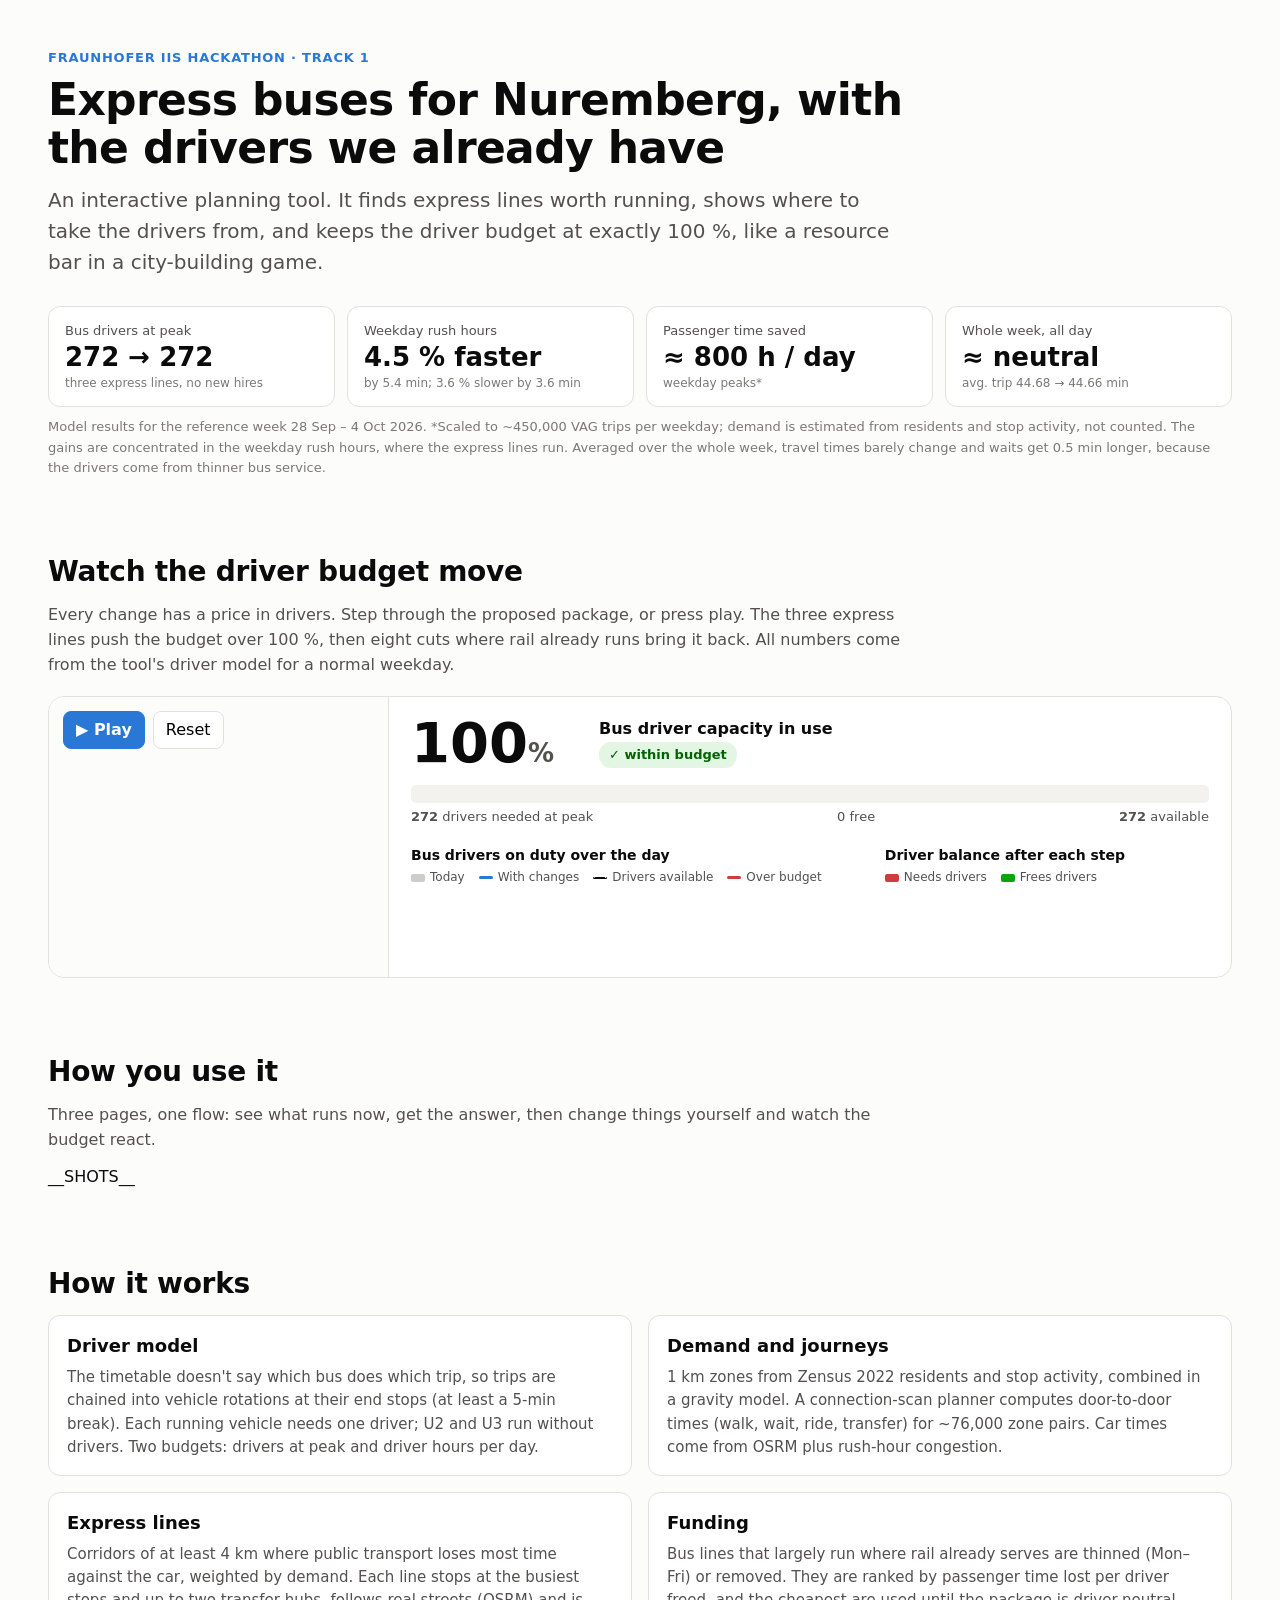
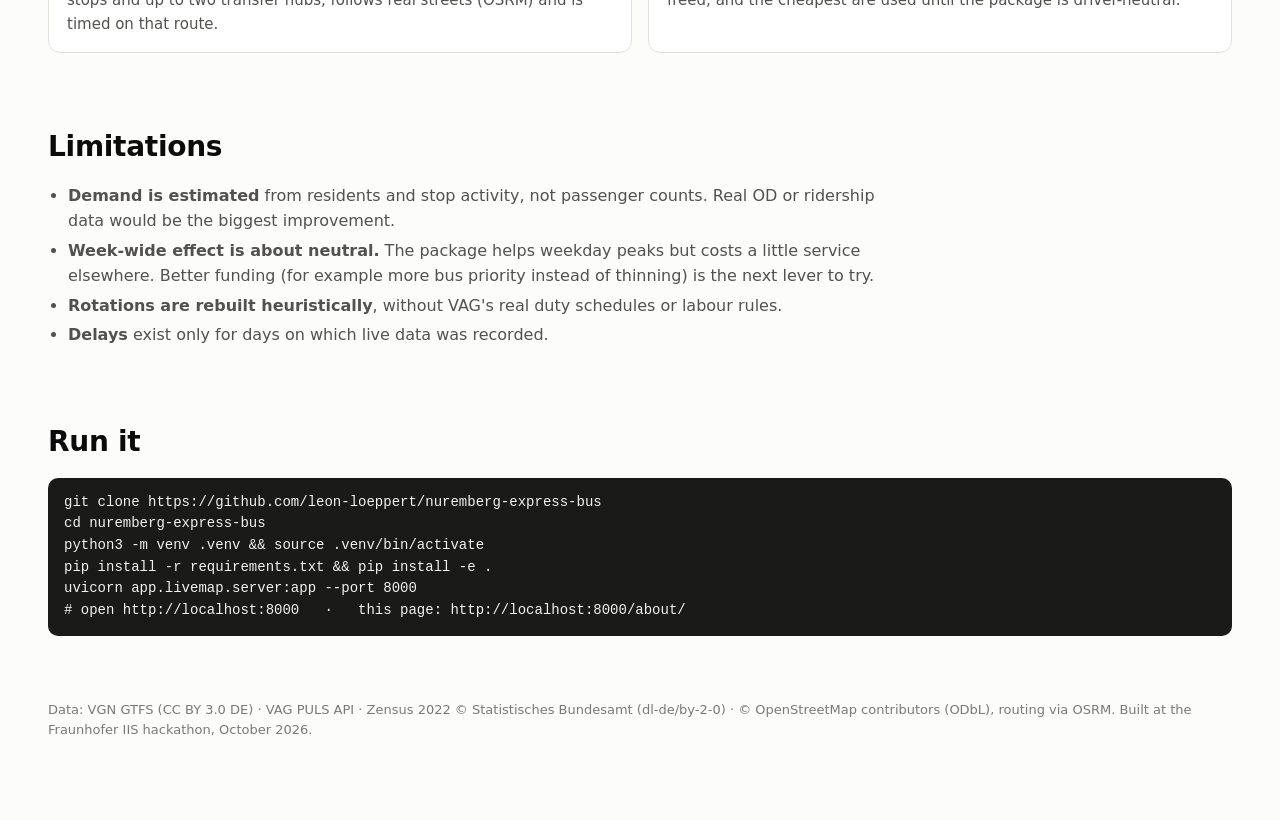
<file: docs/template.html>
<!doctype html>
<html lang="en">
<head>
<meta charset="utf-8" />
<meta name="viewport" content="width=device-width, initial-scale=1" />
<title>Express buses without hiring – Nuremberg</title>
<style>
  :root {
    --surface: #fcfcfb; --surface-2: #f3f2ef; --border: #e2e1dc;
    --text: #0b0b0b; --text-2: #52514e; --muted: #7a7974;
    --accent: #2a78d6; --express: #4a3aa7; --good: #0ca30c; --good-ink: #006300; --bad: #d03b3b; --bad-ink: #a12a2a; --base: #9a9994;
  }
  * { box-sizing: border-box; }
  body { margin: 0; font: 16px/1.55 system-ui, -apple-system, "Segoe UI", sans-serif; color: var(--text); background: var(--surface); }
  main { max-width: 1240px; margin: 0 auto; padding: 48px 28px 80px; }
  .narrow { max-width: 860px; }
  h1 { font-size: 44px; line-height: 1.08; margin: 8px 0 14px; letter-spacing: -.015em; }
  h2 { font-size: 28px; margin: 72px 0 10px; letter-spacing: -.01em; }
  h3 { font-size: 18px; margin: 0 0 6px; }
  p { margin: 0 0 12px; color: var(--text-2); }
  .eyebrow { font-size: 13px; font-weight: 600; text-transform: uppercase; letter-spacing: .06em; color: var(--accent); }
  .lead { font-size: 20px; color: var(--text-2); }
  .tiles { display: grid; grid-template-columns: repeat(4, 1fr); gap: 12px; margin-top: 28px; }
  .tile { background: #fff; border: 1px solid var(--border); border-radius: 12px; padding: 14px 16px; }
  .tile .label { font-size: 13px; color: var(--text-2); }
  .tile .value { font-size: 26px; font-weight: 700; font-variant-numeric: tabular-nums; line-height: 1.25; }
  .tile .sub { font-size: 12px; color: var(--muted); }
  .note { font-size: 13px; color: var(--muted); }

  /* budget explorer */
  .explorer { display: grid; grid-template-columns: 340px 1fr; gap: 0; background: #fff; border: 1px solid var(--border); border-radius: 16px; overflow: hidden; margin-top: 18px; }
  .steps-col { border-right: 1px solid var(--border); padding: 14px; background: var(--surface); }
  .steps-col .controls { display: flex; gap: 8px; margin-bottom: 10px; }
  button { font: inherit; cursor: pointer; border: 1px solid var(--border); background: #fff; border-radius: 8px; padding: 6px 12px; }
  button.primary { background: var(--accent); border-color: var(--accent); color: #fff; font-weight: 600; }
  .steplist { list-style: none; margin: 0; padding: 0; }
  .steplist li { display: grid; grid-template-columns: 22px 1fr auto; gap: 8px; align-items: center; padding: 7px 8px; border-radius: 8px; cursor: pointer; font-size: 14px; color: var(--text-2); }
  .steplist li:hover { background: var(--surface-2); }
  .steplist li.done { color: var(--text); }
  .steplist li.current { background: #e8f1fc; color: var(--text); font-weight: 600; }
  .steplist .ic { width: 22px; height: 22px; border-radius: 50%; display: grid; place-items: center; font-size: 12px; font-weight: 700; background: var(--surface-2); color: var(--muted); }
  .steplist li.done .ic.x { background: var(--express); color: #fff; }
  .steplist li.done .ic.c { background: var(--good); color: #fff; }
  .steplist .d { font-variant-numeric: tabular-nums; font-size: 13px; font-weight: 600; }
  .d.cost { color: var(--bad-ink); } .d.gain { color: var(--good-ink); }
  .viz { padding: 18px 22px; }
  .gauge { display: flex; align-items: center; gap: 18px; }
  .gauge .pct { font-size: 56px; font-weight: 800; font-variant-numeric: tabular-nums; line-height: 1; min-width: 170px; }
  .gauge .pct small { font-size: 26px; color: var(--text-2); }
  .status { display: inline-block; font-size: 13px; font-weight: 700; padding: 3px 10px; border-radius: 12px; }
  .status.good { background: #e3f5e3; color: var(--good-ink); } .status.bad { background: #fbe4e4; color: var(--bad-ink); }
  .bar { position: relative; height: 18px; background: var(--surface-2); border-radius: 5px; margin: 14px 0 4px; overflow: hidden; }
  .bar .used { position: absolute; inset: 0 auto 0 0; background: var(--accent); transition: width .5s cubic-bezier(.2,.8,.2,1); }
  .bar .over { position: absolute; inset: 0 0 0 auto; background: repeating-linear-gradient(135deg, var(--bad) 0 5px, #ef8a8a 5px 10px); transition: width .5s cubic-bezier(.2,.8,.2,1); }
  .barlabels { display: flex; justify-content: space-between; font-size: 13px; color: var(--text-2); font-variant-numeric: tabular-nums; }
  .charts { display: grid; grid-template-columns: 1.4fr 1fr; gap: 20px; margin-top: 18px; }
  .chart h4 { margin: 0 0 2px; font-size: 14px; }
  .chart .legend { display: flex; gap: 14px; font-size: 12px; color: var(--text-2); margin-bottom: 4px; flex-wrap: wrap; }
  .sw { display: inline-block; width: 14px; height: 3px; vertical-align: middle; margin-right: 5px; border-radius: 2px; }
  svg text { font-family: inherit; }
  .tip { position: absolute; pointer-events: none; background: #fff; border: 1px solid var(--border); border-radius: 6px; padding: 4px 8px; font-size: 12px; box-shadow: 0 2px 8px rgba(0,0,0,.12); white-space: nowrap; }
  .chart { position: relative; }
  .caption { font-size: 14px; color: var(--text-2); margin-top: 12px; min-height: 44px; }

  /* walkthrough */
  .shot { margin: 34px 0 0; }
  .shot .head { display: flex; gap: 12px; align-items: baseline; margin-bottom: 10px; }
  .shot .num { flex: none; display: grid; place-items: center; width: 34px; height: 34px; border-radius: 50%; background: var(--accent); color: #fff; font-weight: 800; }
  .shot .frame { position: relative; border-radius: 14px; overflow: hidden; border: 1px solid var(--border); box-shadow: 0 6px 24px rgba(0,0,0,.08); }
  .shot img { display: block; width: 100%; }
  .pin { position: absolute; transform: translate(-50%, -50%); width: 26px; height: 26px; border-radius: 50%; background: #ff7a00; color: #fff; font-weight: 800; font-size: 14px; display: grid; place-items: center; border: 3px solid #fff; box-shadow: 0 2px 8px rgba(0,0,0,.35); }
  .pins { display: grid; grid-template-columns: repeat(auto-fit, minmax(240px, 1fr)); gap: 10px 22px; margin-top: 12px; padding: 0; list-style: none; }
  .pins li { display: grid; grid-template-columns: 26px 1fr; gap: 8px; font-size: 14px; color: var(--text-2); }
  .pins li b.k { display: grid; place-items: center; width: 24px; height: 24px; border-radius: 50%; background: #ff7a00; color: #fff; font-size: 12px; }
  .pair { display: grid; grid-template-columns: 1fr 1fr; gap: 16px; }
  .pair figure { margin: 0; }
  .pair figcaption { font-size: 14px; color: var(--text-2); margin-top: 6px; }

  .grid2 { display: grid; grid-template-columns: 1fr 1fr; gap: 16px; }
  .card { background: #fff; border: 1px solid var(--border); border-radius: 12px; padding: 16px 18px; }
  .card p { font-size: 15px; margin: 0; }
  ul.clean { padding-left: 20px; color: var(--text-2); }
  ul.clean li { margin: 5px 0; }
  pre { background: #1a1a19; color: #f3f2ef; padding: 14px 16px; border-radius: 10px; overflow-x: auto; font-size: 14px; }
  footer { margin-top: 64px; font-size: 13px; color: var(--muted); }
  @media (max-width: 900px) { .explorer, .charts, .pair, .grid2, .tiles { grid-template-columns: 1fr; } h1 { font-size: 32px; } }
</style>
</head>
<body>
<main>
  <div class="narrow">
    <div class="eyebrow">Fraunhofer IIS Hackathon · Track 1</div>
    <h1>Express buses for Nuremberg, with the drivers we already have</h1>
    <p class="lead">An interactive planning tool. It finds express lines worth running, shows where to take the drivers from, and keeps the driver budget at exactly 100 %, like a resource bar in a city-building game.</p>
  </div>
  <div class="tiles">
    <div class="tile"><div class="label">Bus drivers at peak</div><div class="value">272 → 272</div><div class="sub">three express lines, no new hires</div></div>
    <div class="tile"><div class="label">Weekday rush hours</div><div class="value">4.5 % faster</div><div class="sub">by 5.4 min; 3.6 % slower by 3.6 min</div></div>
    <div class="tile"><div class="label">Passenger time saved</div><div class="value">≈ 800 h / day</div><div class="sub">weekday peaks*</div></div>
    <div class="tile"><div class="label">Whole week, all day</div><div class="value">≈ neutral</div><div class="sub">avg. trip 44.68 → 44.66 min</div></div>
  </div>
  <p class="note" style="margin-top:10px">Model results for the reference week 28 Sep – 4 Oct 2026. *Scaled to ~450,000 VAG trips per weekday; demand is estimated from residents and stop activity, not counted.
    The gains are concentrated in the weekday rush hours, where the express lines run. Averaged over the whole week, travel times barely change and waits get 0.5 min longer, because the drivers come from thinner bus service.</p>

  <h2>Watch the driver budget move</h2>
  <p class="narrow">Every change has a price in drivers. Step through the proposed package, or press play. The three express lines push the budget over 100 %, then eight cuts where rail already runs bring it back. All numbers come from the tool's driver model for a normal weekday.</p>
  <div class="explorer">
    <div class="steps-col">
      <div class="controls"><button class="primary" id="play">▶ Play</button><button id="reset">Reset</button></div>
      <ol class="steplist" id="steplist"></ol>
    </div>
    <div class="viz">
      <div class="gauge">
        <div class="pct"><span id="g-pct">100</span><small>%</small></div>
        <div><div style="font-weight:700">Bus driver capacity in use</div><span id="g-status" class="status good">✓ within budget</span></div>
      </div>
      <div class="bar"><div class="used" id="g-used"></div><div class="over" id="g-over"></div></div>
      <div class="barlabels"><span><b id="g-need">272</b> drivers needed at peak</span><span id="g-free">0 free</span><span><b id="g-cap">272</b> available</span></div>
      <div class="charts">
        <div class="chart">
          <h4>Bus drivers on duty over the day</h4>
          <div class="legend"><span><i class="sw" style="background:var(--base);height:8px;opacity:.5"></i>Today</span><span><i class="sw" style="background:var(--accent)"></i>With changes</span><span><i class="sw" style="border-top:2px dashed #0b0b0b;height:0"></i>Drivers available</span><span><i class="sw" style="background:var(--bad)"></i>Over budget</span></div>
          <div id="profile"></div>
        </div>
        <div class="chart">
          <h4>Driver balance after each step</h4>
          <div class="legend"><span><i class="sw" style="background:var(--bad);height:8px"></i>Needs drivers</span><span><i class="sw" style="background:var(--good);height:8px"></i>Frees drivers</span></div>
          <div id="balance"></div>
        </div>
      </div>
      <p class="caption" id="caption"></p>
    </div>
  </div>

  <h2>How you use it</h2>
  <p class="narrow">Three pages, one flow: see what runs now, get the answer, then change things yourself and watch the budget react.</p>
  __SHOTS__

  <h2>How it works</h2>
  <div class="grid2">
    <div class="card"><h3>Driver model</h3><p>The timetable doesn't say which bus does which trip, so trips are chained into vehicle rotations at their end stops (at least a 5-min break). Each running vehicle needs one driver; U2 and U3 run without drivers. Two budgets: drivers at peak and driver hours per day.</p></div>
    <div class="card"><h3>Demand and journeys</h3><p>1 km zones from Zensus 2022 residents and stop activity, combined in a gravity model. A connection-scan planner computes door-to-door times (walk, wait, ride, transfer) for ~76,000 zone pairs. Car times come from OSRM plus rush-hour congestion.</p></div>
    <div class="card"><h3>Express lines</h3><p>Corridors of at least 4 km where public transport loses most time against the car, weighted by demand. Each line stops at the busiest stops and up to two transfer hubs, follows real streets (OSRM) and is timed on that route.</p></div>
    <div class="card"><h3>Funding</h3><p>Bus lines that largely run where rail already serves are thinned (Mon–Fri) or removed. They are ranked by passenger time lost per driver freed, and the cheapest are used until the package is driver-neutral.</p></div>
  </div>

  <h2>Limitations</h2>
  <ul class="clean narrow">
    <li><b>Demand is estimated</b> from residents and stop activity, not passenger counts. Real OD or ridership data would be the biggest improvement.</li>
    <li><b>Week-wide effect is about neutral.</b> The package helps weekday peaks but costs a little service elsewhere. Better funding (for example more bus priority instead of thinning) is the next lever to try.</li>
    <li><b>Rotations are rebuilt heuristically</b>, without VAG's real duty schedules or labour rules.</li>
    <li><b>Delays</b> exist only for days on which live data was recorded.</li>
  </ul>

  <h2>Run it</h2>
<pre>git clone https://github.com/leon-loeppert/nuremberg-express-bus
cd nuremberg-express-bus
python3 -m venv .venv && source .venv/bin/activate
pip install -r requirements.txt && pip install -e .
uvicorn app.livemap.server:app --port 8000
# open http://localhost:8000   ·   this page: http://localhost:8000/about/</pre>

  <footer>Data: VGN GTFS (CC BY 3.0 DE) · VAG PULS API · Zensus 2022 © Statistisches Bundesamt (dl-de/by-2-0) · © OpenStreetMap contributors (ODbL), routing via OSRM. Built at the Fraunhofer IIS hackathon, October 2026.</footer>
</main>

<script>
const D = __DATA__;
const cap = D.capacity, states = D.states, grid = D.grid;
let cur = 0, timer = null;

const list = document.getElementById("steplist");
list.innerHTML = `<li data-k="0"><span class="ic">·</span><span>Today's network</span><span class="d">${cap}</span></li>` +
  states.slice(1).map((s, i) => {
    const d = s.peak - states[i].peak;
    const x = s.step.kind === "express";
    return `<li data-k="${i + 1}"><span class="ic ${x ? "x" : "c"}">${x ? "+" : "−"}</span><span>${x ? "Add express " : ""}${s.step.label}</span>
      <span class="d ${d > 0 ? "cost" : "gain"}">${d > 0 ? "needs " + d : "frees " + -d}</span></li>`;
  }).join("");
list.querySelectorAll("li").forEach((li) => li.addEventListener("click", () => { stop(); show(+li.dataset.k); }));

function animateNum(el, to) {
  const from = +el.dataset.v || to; el.dataset.v = to; const t0 = performance.now();
  const f = (t) => { const k = Math.min(1, (t - t0) / 450); el.textContent = Math.round(from + (to - from) * (1 - (1 - k) ** 3)); if (k < 1) requestAnimationFrame(f); };
  requestAnimationFrame(f);
}

function show(k) {
  cur = k;
  const s = states[k], need = s.peak, over = need - cap;
  list.querySelectorAll("li").forEach((li) => { const i = +li.dataset.k; li.classList.toggle("done", i <= k && i > 0); li.classList.toggle("current", i === k); });
  animateNum(document.getElementById("g-pct"), Math.round(100 * need / cap));
  animateNum(document.getElementById("g-need"), need);
  document.getElementById("g-cap").textContent = cap;
  document.getElementById("g-free").textContent = over > 0 ? `${over} missing` : over < 0 ? `${-over} free` : "0 free";
  document.getElementById("g-free").style.color = over > 0 ? "var(--bad-ink)" : over < 0 ? "var(--good-ink)" : "";
  const st = document.getElementById("g-status");
  st.className = `status ${over > 0 ? "bad" : "good"}`; st.textContent = over > 0 ? "▲ over budget" : "✓ within budget";
  document.getElementById("g-used").style.width = `${100 * Math.min(need, cap) / cap}%`;
  document.getElementById("g-over").style.width = `${100 * Math.max(0, over) / cap}%`;
  const step = s.step;
  document.getElementById("caption").innerHTML = !step ? "Today: the busiest moment of a weekday needs all 272 bus drivers. There is no slack for extra lines."
    : step.kind === "express" ? `<b>${step.title}</b>: an express bus every 15 min needs ${s.peak - states[k - 1].peak} more drivers at the peak. ${over > 0 ? `Now <b>${over} drivers are missing</b>; the red marks show when.` : ""}`
    : `<b>${step.title}</b> frees ${states[k - 1].peak - s.peak} driver${states[k - 1].peak - s.peak === 1 ? "" : "s"}. ${over > 0 ? `${over} still missing.` : "<b>Back at 100 %: three express lines, no new hires.</b>"}`;
  drawProfile(s.profile); drawBalance(k);
}

function drawProfile(p) {
  const W = 560, H = 210, m = { l: 34, r: 8, t: 10, b: 22 }, h0 = 4, h1 = 26;
  const xs = (h) => m.l + (h - h0) / (h1 - h0) * (W - m.l - m.r);
  const ymax = 300, ymin = 0, ys = (v) => H - m.b - (v - ymin) / (ymax - ymin) * (H - m.t - m.b);
  const idx = grid.map((h, i) => [h, i]).filter(([h]) => h >= h0 && h <= h1);
  const path = (a) => idx.map(([h, i], j) => `${j ? "L" : "M"}${xs(h).toFixed(1)},${ys(a[i]).toFixed(1)}`).join("");
  const area = `${path(D.baseline_profile)}L${xs(idx.at(-1)[0])},${ys(0)}L${xs(idx[0][0])},${ys(0)}Z`;
  let overD = ""; idx.forEach(([h, i]) => { if (p[i] > cap) overD += `M${xs(h)},${ys(cap)}L${xs(h)},${ys(p[i])}`; });
  const ticks = [6, 10, 14, 18, 22, 26].map((h) => `<text x="${xs(h)}" y="${H - 5}" text-anchor="middle">${String(h % 24).padStart(2, "0")}:00</text>`).join("");
  const yt = [0, 100, 200, cap].map((v) => `<text x="${m.l - 5}" y="${ys(v) + 4}" text-anchor="end">${v}</text>${v === cap ? "" : `<line x1="${m.l}" x2="${W - m.r}" y1="${ys(v)}" y2="${ys(v)}" stroke="#eceae5"/>`}`).join("");
  const el = document.getElementById("profile");
  el.innerHTML = `<svg viewBox="0 0 ${W} ${H}" width="100%" font-size="11" fill="#7a7974">${yt}${ticks}
    <path d="${area}" fill="#9a9994" opacity=".3"/>
    <line x1="${m.l}" x2="${W - m.r}" y1="${ys(cap)}" y2="${ys(cap)}" stroke="#0b0b0b" stroke-dasharray="5 4" stroke-width="1.5"/>
    <path d="${path(p)}" fill="none" stroke="#2a78d6" stroke-width="2.2" stroke-linejoin="round"/>
    <path d="${overD}" stroke="#d03b3b" stroke-width="3.5"/>
    <line class="cross" y1="${m.t}" y2="${H - m.b}" stroke="#52514e" visibility="hidden"/>
    <rect x="${m.l}" y="0" width="${W - m.l - m.r}" height="${H}" fill="transparent"/></svg><div class="tip" style="display:none"></div>`;
  const svg = el.querySelector("svg"), tip = el.querySelector(".tip"), cross = el.querySelector(".cross");
  svg.addEventListener("mousemove", (e) => {
    const r = svg.getBoundingClientRect(), x = (e.clientX - r.left) / r.width * W;
    const h = h0 + (x - m.l) / (W - m.l - m.r) * (h1 - h0);
    const [hh, i] = idx.reduce((a, b) => Math.abs(b[0] - h) < Math.abs(a[0] - h) ? b : a);
    cross.setAttribute("x1", xs(hh)); cross.setAttribute("x2", xs(hh)); cross.setAttribute("visibility", "visible");
    tip.style.display = "block"; tip.style.left = `${Math.min(r.width - 130, xs(hh) / W * r.width + 8)}px`; tip.style.top = "20px";
    const t = `${String(Math.floor(hh % 24)).padStart(2, "0")}:${String(Math.round(hh % 1 * 60)).padStart(2, "0")}`;
    tip.innerHTML = `<b>${t}</b><br>Today ${D.baseline_profile[i]} · with changes <b>${p[i]}</b><br>Available ${cap}`;
  });
  svg.addEventListener("mouseleave", () => { tip.style.display = "none"; cross.setAttribute("visibility", "hidden"); });
}

function drawBalance(k) {
  const W = 400, H = 210, m = { l: 30, r: 8, t: 12, b: 22 }, n = states.length;
  const bal = states.map((s) => cap - s.peak);
  const lo = Math.min(...bal) - 2, hi = 4;
  const ys = (v) => m.t + (hi - v) / (hi - lo) * (H - m.t - m.b);
  const bw = (W - m.l - m.r) / n;
  let g = "";
  for (let i = 1; i < n; i++) {
    const a = bal[i - 1], b = bal[i], x = m.l + i * bw + 2, active = i <= k;
    const col = b < a ? "#d03b3b" : "#0ca30c";
    g += `<rect x="${x}" y="${ys(Math.max(a, b))}" width="${bw - 4}" height="${Math.max(2, Math.abs(ys(a) - ys(b)))}" rx="3" fill="${col}" opacity="${active ? 1 : .18}"><title>${states[i].step.label}: ${b < a ? "needs " + (a - b) : "frees " + (b - a)}</title></rect>`;
    if (i < n - 1) g += `<line x1="${x + bw - 4}" x2="${x + bw + 2}" y1="${ys(b)}" y2="${ys(b)}" stroke="#7a7974" opacity="${active ? .7 : .15}"/>`;
  }
  const cur = bal[k];
  const yt = [0, -5, -10, -15].filter((v) => v >= lo).map((v) => `<text x="${m.l - 5}" y="${ys(v) + 4}" text-anchor="end">${v}</text><line x1="${m.l}" x2="${W - m.r}" y1="${ys(v)}" y2="${ys(v)}" stroke="${v === 0 ? "#0b0b0b" : "#eceae5"}" ${v === 0 ? 'stroke-dasharray="5 4"' : ""}/>`).join("");
  document.getElementById("balance").innerHTML = `<svg viewBox="0 0 ${W} ${H}" width="100%" font-size="11" fill="#7a7974">${yt}${g}
    <text x="${m.l + 4}" y="${ys(0) - 5}" fill="#0b0b0b">budget</text>
    <circle cx="${m.l + (k + .5) * bw}" cy="${ys(cur)}" r="5" fill="#fff" stroke="#0b0b0b" stroke-width="2"/>
    <text x="${m.l + (k + .5) * bw}" y="${ys(cur) + (cur < 0 ? 18 : -9)}" text-anchor="middle" fill="#0b0b0b" font-weight="700">${cur > 0 ? "+" : ""}${cur}</text></svg>`;
}

function stop() { clearInterval(timer); timer = null; document.getElementById("play").textContent = "▶ Play"; }
document.getElementById("play").addEventListener("click", () => {
  if (timer) return stop();
  if (cur >= states.length - 1) show(0);
  document.getElementById("play").textContent = "❚❚ Pause";
  timer = setInterval(() => { if (cur >= states.length - 1) return stop(); show(cur + 1); }, 1300);
});
document.getElementById("reset").addEventListener("click", () => { stop(); show(0); });
show(0);
</script>
</body>
</html>
</file>
